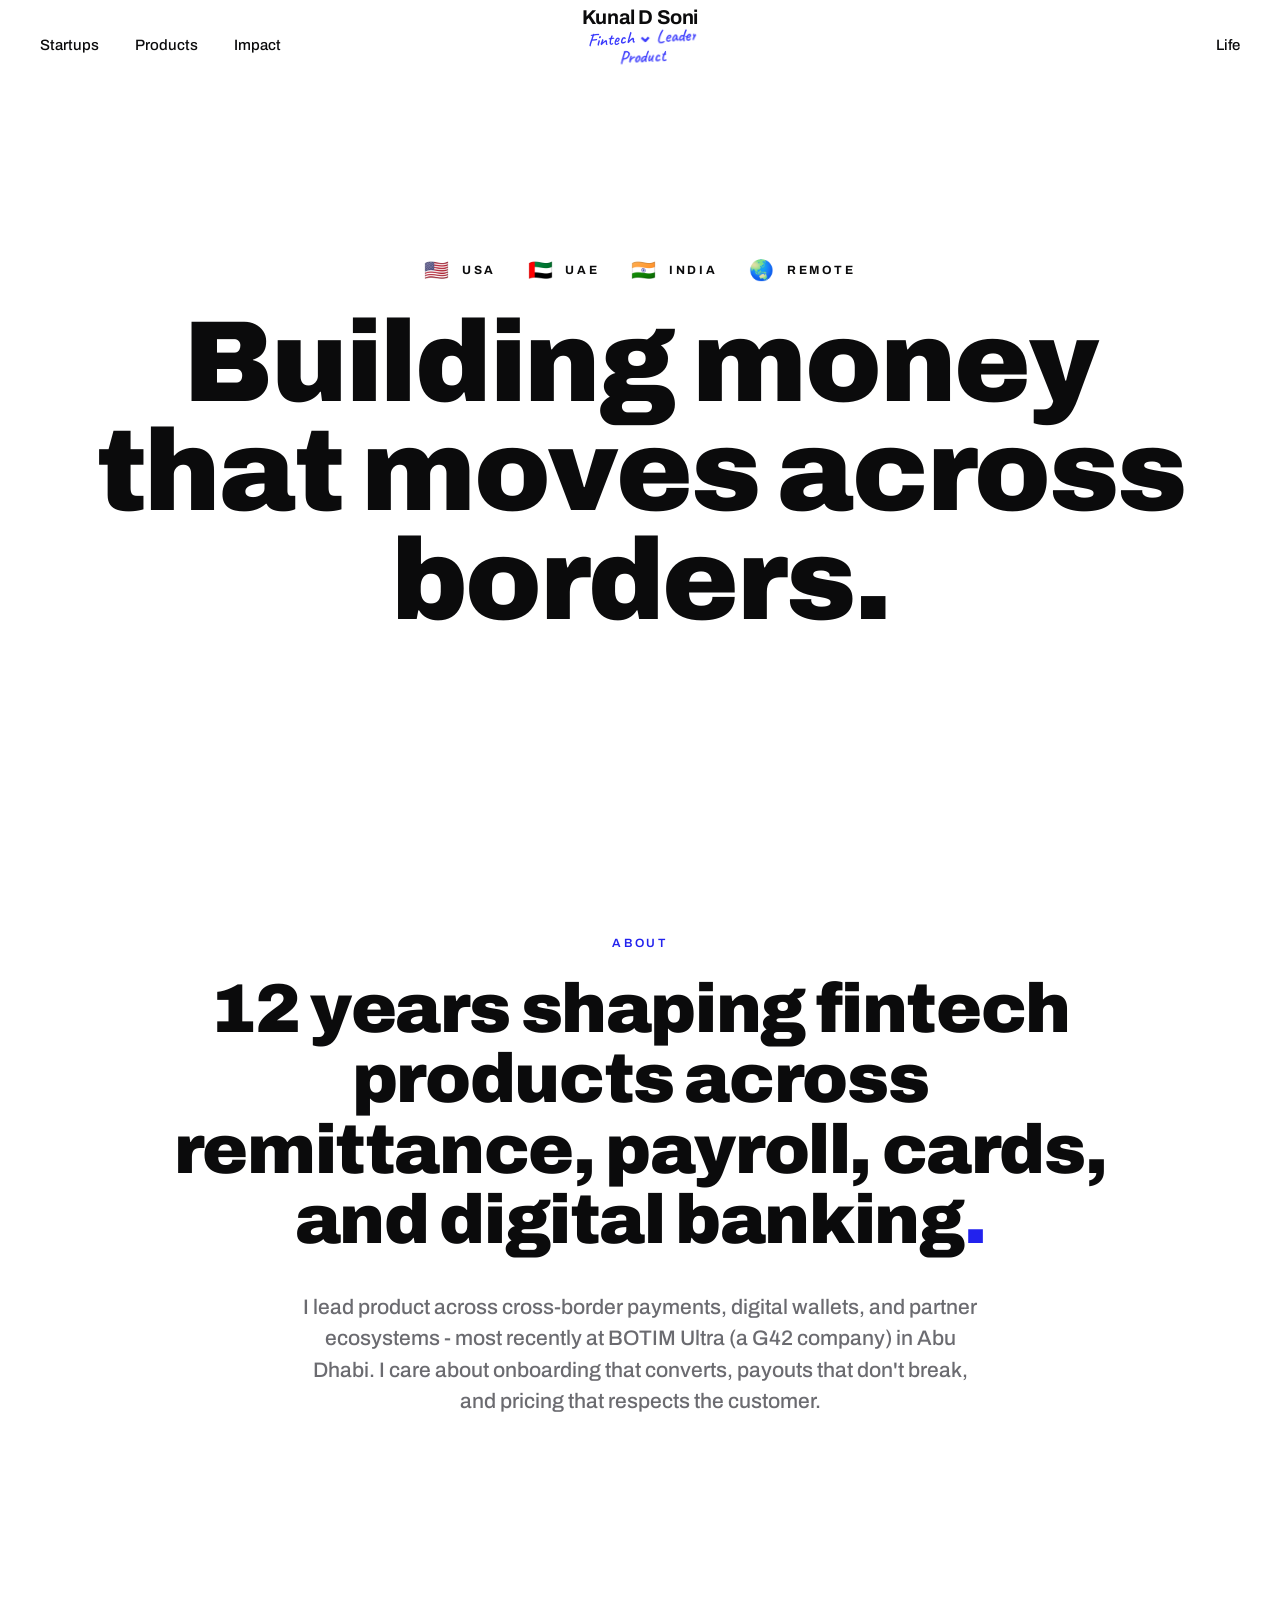
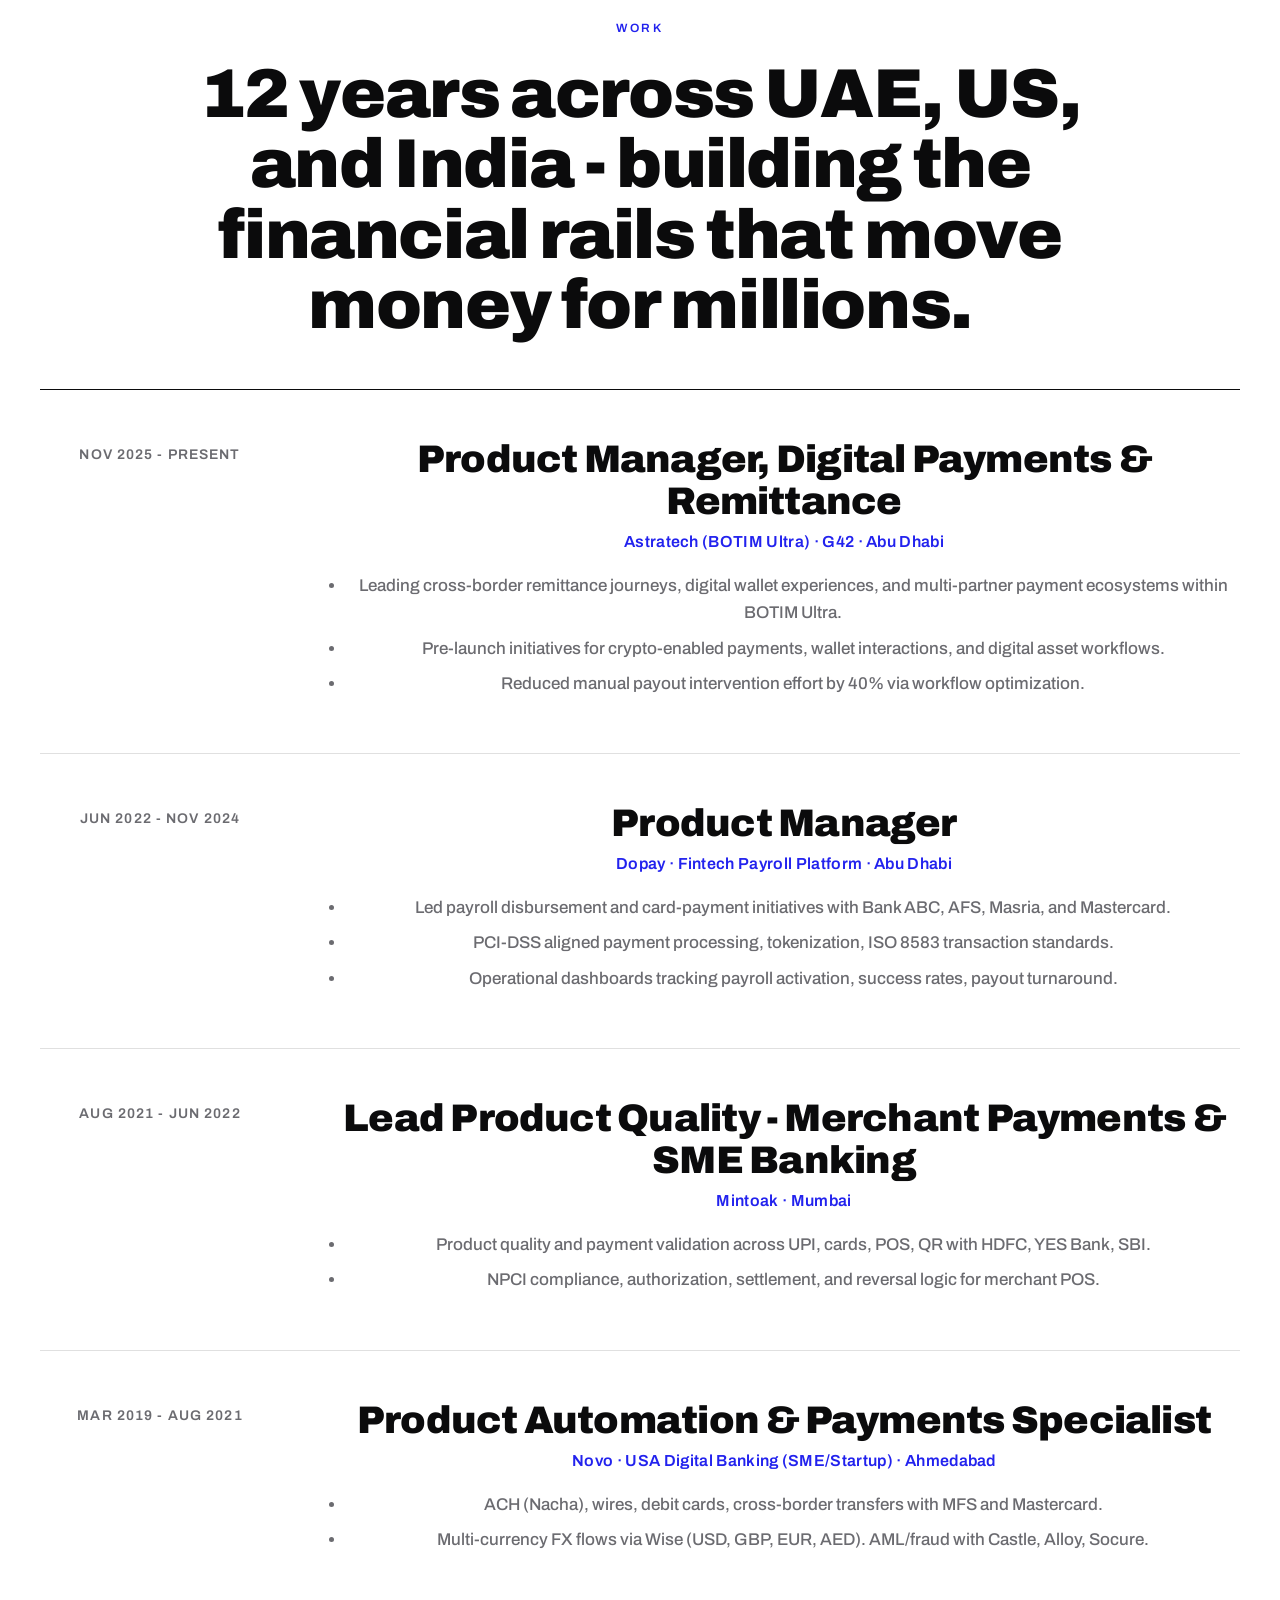
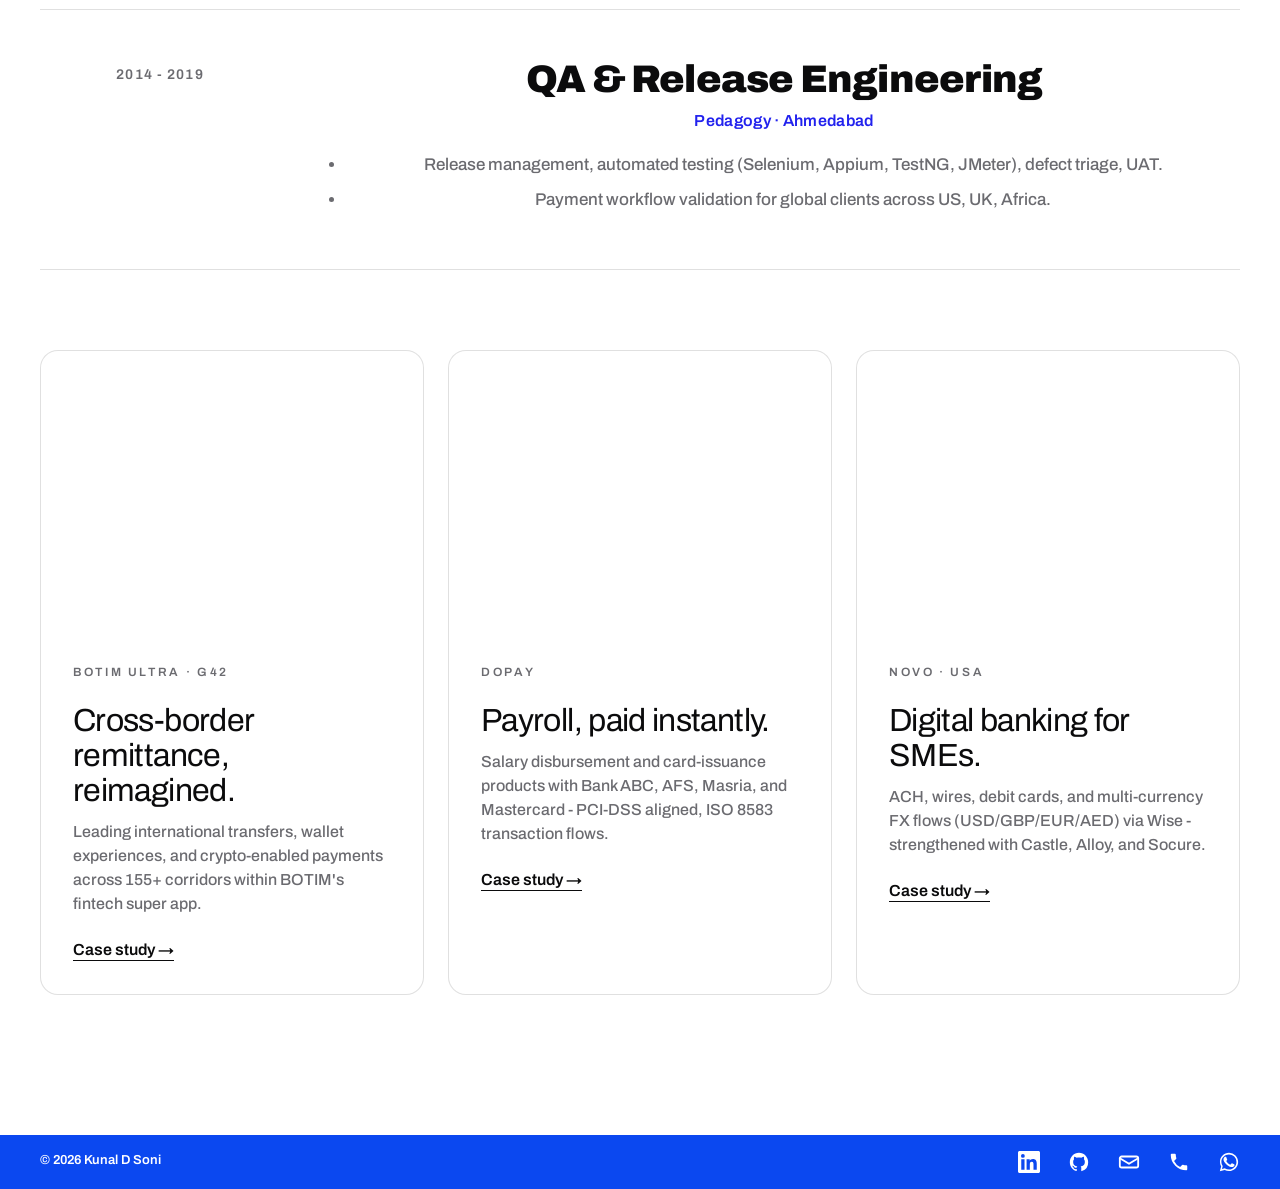
<file: index.html>
<!doctype html>
<html lang="en">
<head>
<meta charset="utf-8" />
<meta name="viewport" content="width=device-width,initial-scale=1" />
<title>Kunal D Soni - Senior Fintech Product Manager</title>
<meta name="description" content="Kunal D Soni - Senior Fintech Product Manager. 12 years building payments, remittance, cards, and digital banking products across UAE, US, and India." />
<link rel="preconnect" href="https://fonts.googleapis.com">
<link rel="preconnect" href="https://fonts.gstatic.com" crossorigin>
<link href="https://fonts.googleapis.com/css2?family=Archivo:ital,wght@0,300..900;1,300..900&family=Archivo+Narrow:wght@400..700&family=Caveat:wght@500;600;700&display=swap" rel="stylesheet">
<link rel="stylesheet" href="styles.css" />
</head>
<body>

<header class="nav nav--solid" id="nav">
  <a class="logo" href="#">
    <span>Kunal D Soni</span>
    <span class="logo__note">
      <span class="logo__note-row">
        <span class="logo__note-word logo__note-word--a">Fintech&nbsp;</span><span class="logo__note-arrow">⌄</span><span class="logo__note-word logo__note-word--b">&nbsp;Leader</span>
      </span>
      <span class="logo__note-row logo__note-row--indent">
        <span class="logo__note-word logo__note-word--c">Product</span>
      </span>
    </span>
  </a>
    <button class="nav__toggle" id="navToggle" aria-label="Menu" aria-expanded="false">
      <span></span><span></span><span></span>
    </button>
  <nav class="nav__links nav__links--left">
    <span class="has-submenu has-submenu--left">
      <a href="startups.html">Startups</a>
      <span class="submenu" role="menu">
        <a href="startups.html#botim"><span class="submenu__num">01</span><span class="submenu__word">Astratech</span></a>
        <a href="startups.html#dopay"><span class="submenu__num">02</span><span class="submenu__word">Dopay</span></a>
        <a href="startups.html#mintoak"><span class="submenu__num">03</span><span class="submenu__word">Mintoak</span></a>
        <a href="startups.html#novo"><span class="submenu__num">04</span><span class="submenu__word">Novo</span></a>
        <a href="startups.html#pedagogy"><span class="submenu__num">05</span><span class="submenu__word">Pedagogy</span></a>
      </span>
    </span>
    <span class="has-submenu has-submenu--left"><a href="products.html">Products</a><span class="submenu" role="menu"><a href="products.html#botim"><span class="submenu__num">01</span><span class="submenu__word">BOTIM</span></a><a href="products.html#dopay-retail"><span class="submenu__num">02</span><span class="submenu__word">Dopay Retail</span></a><a href="products.html#dopay-business"><span class="submenu__num">03</span><span class="submenu__word">Dopay Business</span></a><a href="products.html#hdfc"><span class="submenu__num">04</span><span class="submenu__word">HDFC</span></a><a href="products.html#novo"><span class="submenu__num">05</span><span class="submenu__word">Novo</span></a></span></span>
    <a href="impact.html">Impact</a>
  </nav>
  <nav class="nav__links nav__links--right">
    <span class="has-submenu">
      <a href="life.html">Life</a>
      <span class="submenu" role="menu">
        <a href="life.html#travel"><span class="submenu__num">01</span><span class="submenu__word">Travel</span></a>
        <a href="life.html#food"><span class="submenu__num">02</span><span class="submenu__word">Food</span></a>
        <a href="life.html#books"><span class="submenu__num">03</span><span class="submenu__word">Books</span></a>
      </span>
    </span>
  </nav>
</header>

<section class="hero hero--plain">
  <div class="hero__inner">
    <ul class="locale-row" aria-label="Locations">
      <li><span class="flag">🇺🇸</span>USA</li>
      <li><span class="flag">🇦🇪</span>UAE</li>
      <li><span class="flag">🇮🇳</span>INDIA</li>
      <li><span class="flag">🌏</span>REMOTE</li>
    </ul>
    <h1 class="hero__title">
      <span>Building money</span>
      <span><em>that moves across borders.</em></span>
    </h1>
  </div>
</section>


<section class="intro" id="work">
  <div class="intro__grid">
    <p class="eyebrow dark">About</p>
    <h2 class="display">
      12 years shaping fintech products across <em>remittance, payroll, cards,</em> and digital banking<span class="dot">.</span>
    </h2>
    <p class="lede">
      I lead product across cross-border payments, digital wallets, and partner ecosystems -
      most recently at BOTIM Ultra (a G42 company) in Abu Dhabi. I care about onboarding that
      converts, payouts that don't break, and pricing that respects the customer.
    </p>
  </div>
</section>

<section class="timeline-wrap" id="work-timeline">
  <div class="timeline-wrap__inner">
    <p class="eyebrow dark">Work</p>
    <h2 class="display">12 years across <em>UAE, US,</em> and India - building the financial rails that move money for millions.</h2>

    <div class="timeline">
      <article class="job">
        <div class="job__when">Nov 2025 - Present</div>
        <div class="job__body">
          <h3>Product Manager, Digital Payments & Remittance</h3>
          <p class="job__co">Astratech (BOTIM Ultra) · G42 · Abu Dhabi</p>
          <ul>
            <li>Leading cross-border remittance journeys, digital wallet experiences, and multi-partner payment ecosystems within BOTIM Ultra.</li>
            <li>Pre-launch initiatives for crypto-enabled payments, wallet interactions, and digital asset workflows.</li>
            <li>Reduced manual payout intervention effort by 40% via workflow optimization.</li>
          </ul>
        </div>
      </article>

      <article class="job">
        <div class="job__when">Jun 2022 - Nov 2024</div>
        <div class="job__body">
          <h3>Product Manager</h3>
          <p class="job__co">Dopay · Fintech Payroll Platform · Abu Dhabi</p>
          <ul>
            <li>Led payroll disbursement and card-payment initiatives with Bank ABC, AFS, Masria, and Mastercard.</li>
            <li>PCI-DSS aligned payment processing, tokenization, ISO 8583 transaction standards.</li>
            <li>Operational dashboards tracking payroll activation, success rates, payout turnaround.</li>
          </ul>
        </div>
      </article>

      <article class="job">
        <div class="job__when">Aug 2021 - Jun 2022</div>
        <div class="job__body">
          <h3>Lead Product Quality - Merchant Payments & SME Banking</h3>
          <p class="job__co">Mintoak · Mumbai</p>
          <ul>
            <li>Product quality and payment validation across UPI, cards, POS, QR with HDFC, YES Bank, SBI.</li>
            <li>NPCI compliance, authorization, settlement, and reversal logic for merchant POS.</li>
          </ul>
        </div>
      </article>

      <article class="job">
        <div class="job__when">Mar 2019 - Aug 2021</div>
        <div class="job__body">
          <h3>Product Automation & Payments Specialist</h3>
          <p class="job__co">Novo · USA Digital Banking (SME/Startup) · Ahmedabad</p>
          <ul>
            <li>ACH (Nacha), wires, debit cards, cross-border transfers with MFS and Mastercard.</li>
            <li>Multi-currency FX flows via Wise (USD, GBP, EUR, AED). AML/fraud with Castle, Alloy, Socure.</li>
          </ul>
        </div>
      </article>

      <article class="job">
        <div class="job__when">2014 - 2019</div>
        <div class="job__body">
          <h3>QA & Release Engineering</h3>
          <p class="job__co">Pedagogy · Ahmedabad</p>
          <ul>
            <li>Release management, automated testing (Selenium, Appium, TestNG, JMeter), defect triage, UAT.</li>
            <li>Payment workflow validation for global clients across US, UK, Africa.</li>
          </ul>
        </div>
      </article>
    </div>
  </div>
</section>

<section class="cards" id="projects">
  <article class="card">
    <div class="card__media" style="background-image:url('https://images.unsplash.com/photo-1556742502-ec7c0e9f34b1?auto=format&fit=crop&w=1400&q=80')"></div>
    <div class="card__body">
      <p class="tag">BOTIM Ultra · G42</p>
      <h3>Cross-border remittance, reimagined.</h3>
      <p>Leading international transfers, wallet experiences, and crypto-enabled payments across 155+ corridors within BOTIM's fintech super app.</p>
      <a class="arrow" href="#">Case study →</a>
    </div>
  </article>
  <article class="card">
    <div class="card__media" style="background-image:url('https://images.unsplash.com/photo-1565514020179-026b92b84bb6?auto=format&fit=crop&w=1400&q=80')"></div>
    <div class="card__body">
      <p class="tag">Dopay</p>
      <h3>Payroll, paid instantly.</h3>
      <p>Salary disbursement and card-issuance products with Bank ABC, AFS, Masria, and Mastercard - PCI-DSS aligned, ISO 8583 transaction flows.</p>
      <a class="arrow" href="#">Case study →</a>
    </div>
  </article>
  <article class="card">
    <div class="card__media" style="background-image:url('https://images.unsplash.com/photo-1559526324-4b87b5e36e44?auto=format&fit=crop&w=1400&q=80')"></div>
    <div class="card__body">
      <p class="tag">Novo · USA</p>
      <h3>Digital banking for SMEs.</h3>
      <p>ACH, wires, debit cards, and multi-currency FX flows (USD/GBP/EUR/AED) via Wise - strengthened with Castle, Alloy, and Socure.</p>
      <a class="arrow" href="#">Case study →</a>
    </div>
  </article>
</section>


<footer class="foot">
  <div class="foot__bottom">
    <span class="foot__copy">© 2026 Kunal D Soni</span>
    <span class="foot__bottom-links">
      <a href="https://www.linkedin.com/in/kunaldsoni/" target="_blank" rel="noopener" aria-label="LinkedIn">
        <svg viewBox="0 0 24 24" fill="#fff"><path d="M20.45 20.45h-3.55v-5.57c0-1.33-.03-3.04-1.85-3.04-1.86 0-2.14 1.45-2.14 2.95v5.66H9.36V9h3.41v1.56h.05c.48-.9 1.64-1.85 3.37-1.85 3.6 0 4.27 2.37 4.27 5.45v6.29zM5.34 7.43a2.06 2.06 0 1 1 0-4.13 2.06 2.06 0 0 1 0 4.13zM7.12 20.45H3.56V9h3.56v11.45zM22.22 0H1.77C.79 0 0 .77 0 1.72v20.56C0 23.23.79 24 1.77 24h20.45c.98 0 1.78-.77 1.78-1.72V1.72C24 .77 23.2 0 22.22 0z"/></svg>
      </a>
      <a href="https://github.com/kunaldsoni" target="_blank" rel="noopener" aria-label="GitHub">
        <svg viewBox="0 0 24 24" fill="#fff"><path d="M12 2C6.48 2 2 6.58 2 12.22c0 4.51 2.87 8.34 6.84 9.69.5.1.68-.22.68-.49 0-.24-.01-.88-.01-1.72-2.78.62-3.37-1.36-3.37-1.36-.46-1.18-1.11-1.5-1.11-1.5-.91-.63.07-.62.07-.62 1 .07 1.53 1.05 1.53 1.05.89 1.56 2.34 1.11 2.91.85.09-.66.35-1.11.63-1.36-2.22-.26-4.55-1.13-4.55-5.04 0-1.11.39-2.02 1.03-2.74-.1-.26-.45-1.3.1-2.7 0 0 .84-.27 2.75 1.05.8-.23 1.65-.34 2.5-.34s1.7.11 2.5.34c1.91-1.32 2.75-1.05 2.75-1.05.55 1.4.2 2.44.1 2.7.64.72 1.03 1.63 1.03 2.74 0 3.92-2.34 4.78-4.57 5.03.36.32.68.94.68 1.9 0 1.37-.01 2.48-.01 2.81 0 .27.18.6.69.49A10.05 10.05 0 0 0 22 12.22C22 6.58 17.52 2 12 2Z"/></svg>
      </a>
      <a href="mailto:soni.kunal.dilip@gmail.com" aria-label="Email">
        <svg viewBox="0 0 24 24" xmlns="http://www.w3.org/2000/svg"><path fill="none" stroke="#fff" stroke-width="2" stroke-linecap="round" stroke-linejoin="round" d="M4 6h16c1.1 0 2 .9 2 2v8c0 1.1-.9 2-2 2H4c-1.1 0-2-.9-2-2V8c0-1.1.9-2 2-2z"/><path fill="none" stroke="#fff" stroke-width="2" stroke-linecap="round" stroke-linejoin="round" d="M22 8l-10 6L2 8"/></svg>
      </a>
      <a href="tel:+971529397033" aria-label="Phone">
        <svg viewBox="0 0 24 24" fill="#fff"><path d="M6.6 10.8a15 15 0 0 0 6.6 6.6l2.2-2.2a1 1 0 0 1 1-.25 11.4 11.4 0 0 0 3.6.57 1 1 0 0 1 1 1V20a1 1 0 0 1-1 1A17 17 0 0 1 3 4a1 1 0 0 1 1-1h3.5a1 1 0 0 1 1 1c0 1.25.2 2.46.57 3.6a1 1 0 0 1-.25 1l-2.22 2.2z"/></svg>
      </a>
      <a href="https://wa.me/971529397033" target="_blank" rel="noopener" aria-label="WhatsApp">
        <svg viewBox="0 0 24 24" fill="#fff"><path d="M17.47 14.38c-.3-.15-1.76-.87-2.03-.97-.27-.1-.47-.15-.67.15-.2.3-.77.97-.94 1.17-.17.2-.35.22-.65.07-.3-.15-1.26-.46-2.4-1.48-.89-.79-1.49-1.77-1.66-2.07-.17-.3-.02-.46.13-.61.13-.13.3-.35.45-.52.15-.17.2-.3.3-.5.1-.2.05-.37-.02-.52-.07-.15-.67-1.62-.92-2.22-.24-.58-.49-.5-.67-.51l-.57-.01c-.2 0-.52.07-.79.37-.27.3-1.04 1.02-1.04 2.48 0 1.46 1.06 2.88 1.21 3.08.15.2 2.09 3.2 5.07 4.49.71.31 1.26.49 1.69.63.71.22 1.36.19 1.87.12.57-.08 1.76-.72 2.01-1.41.25-.7.25-1.29.17-1.41-.07-.13-.27-.2-.57-.35ZM12.04 2C6.58 2 2.13 6.45 2.13 11.91c0 1.75.46 3.45 1.32 4.95L2 22l5.25-1.38a9.86 9.86 0 0 0 4.79 1.22h.01c5.46 0 9.91-4.45 9.91-9.91 0-2.65-1.03-5.14-2.9-7.01A9.84 9.84 0 0 0 12.04 2Zm0 18.13h-.01c-1.5 0-2.97-.4-4.25-1.16l-.31-.18-3.16.83.84-3.08-.2-.32a8.21 8.21 0 0 1-1.26-4.31c0-4.53 3.69-8.22 8.23-8.22 2.2 0 4.26.86 5.81 2.41a8.16 8.16 0 0 1 2.41 5.81c0 4.53-3.69 8.22-8.1 8.22Z"/></svg>
      </a>
    </span>
  </div>
</footer>

<script src="script.js"></script>
</body>
</html>
</file>
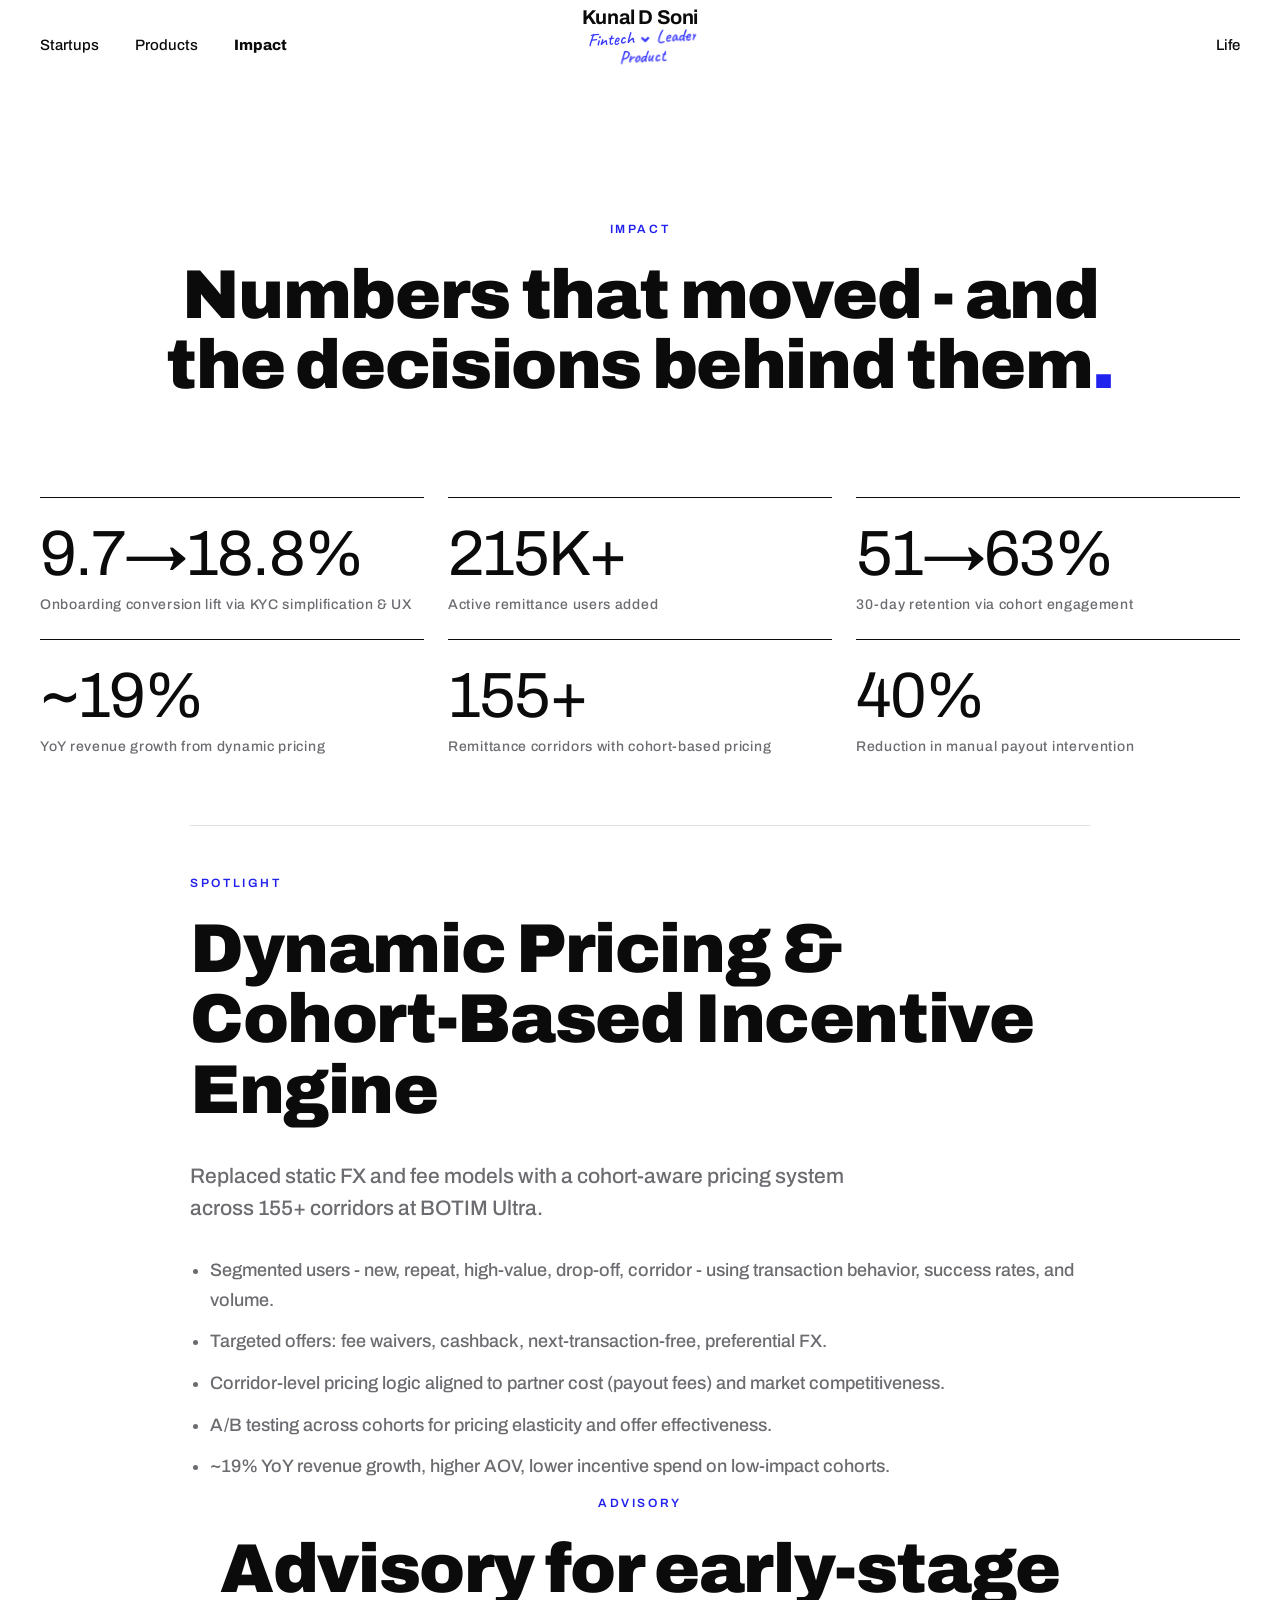
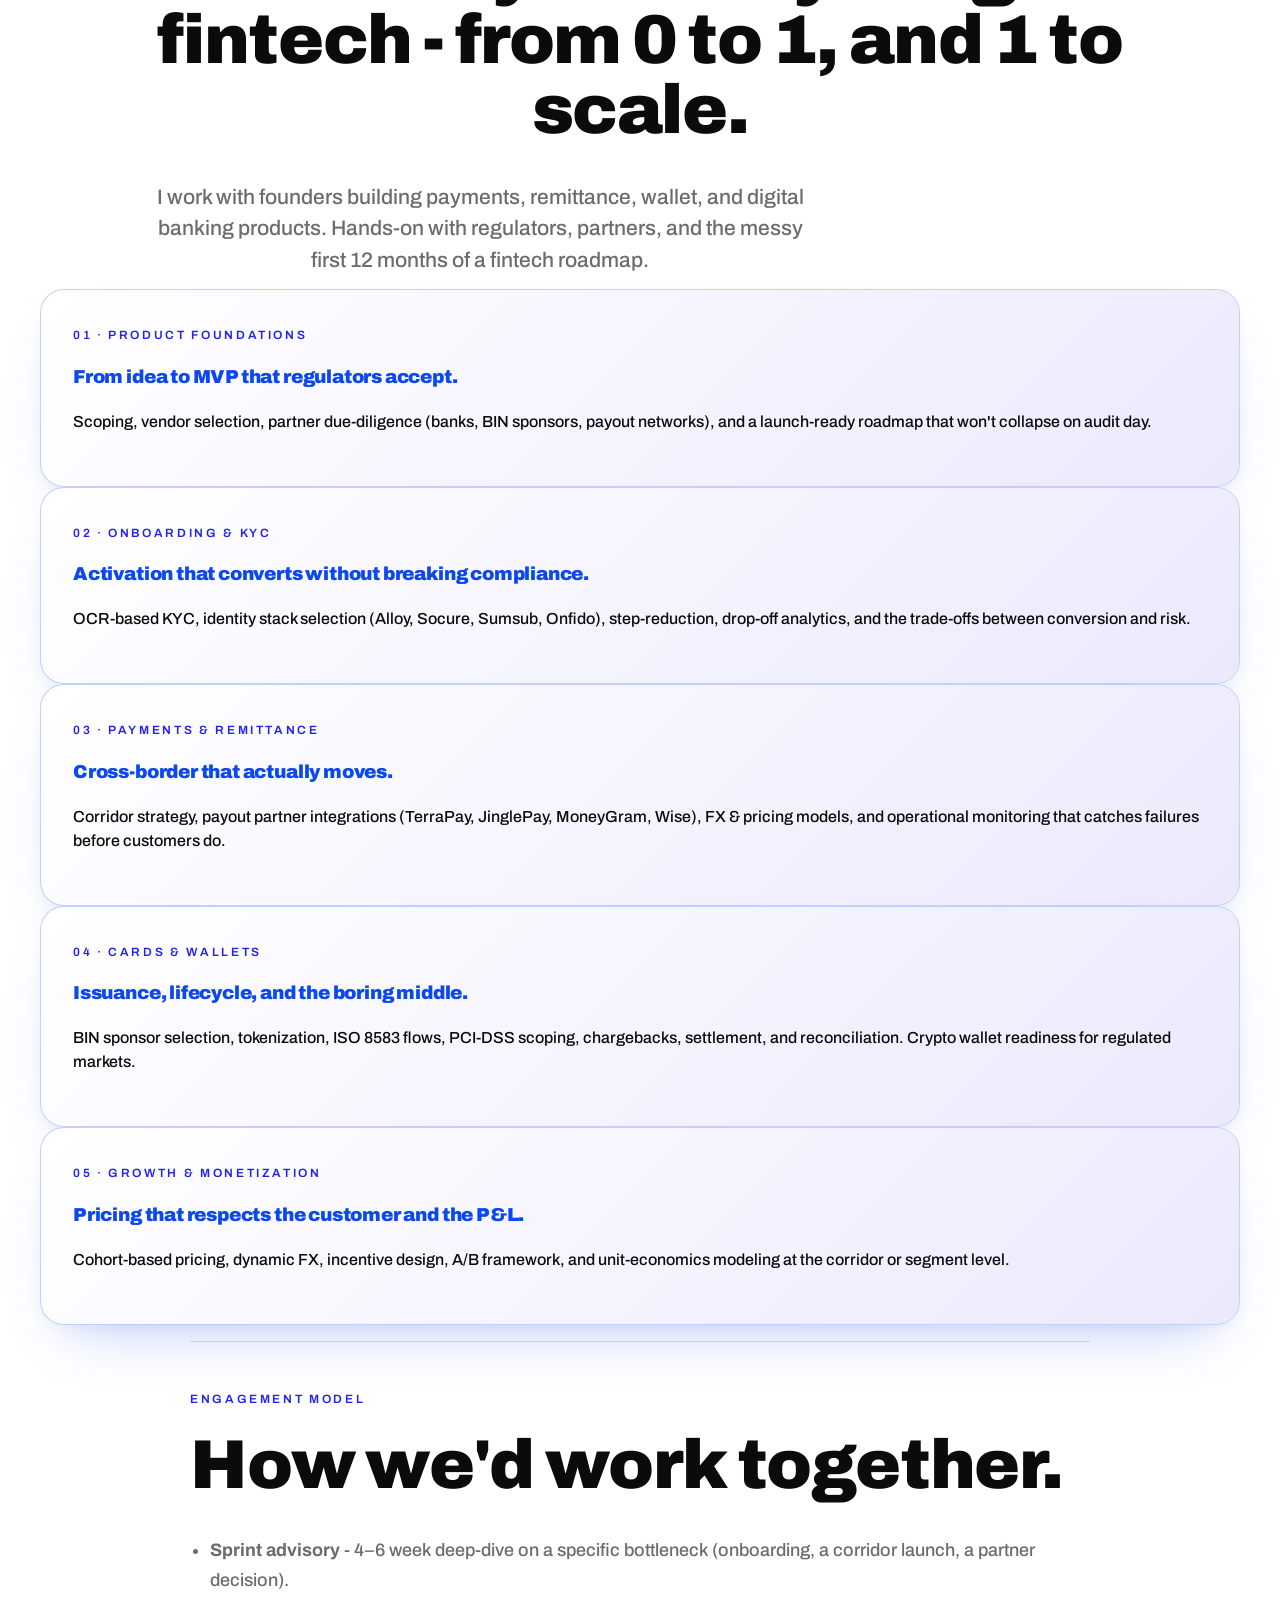
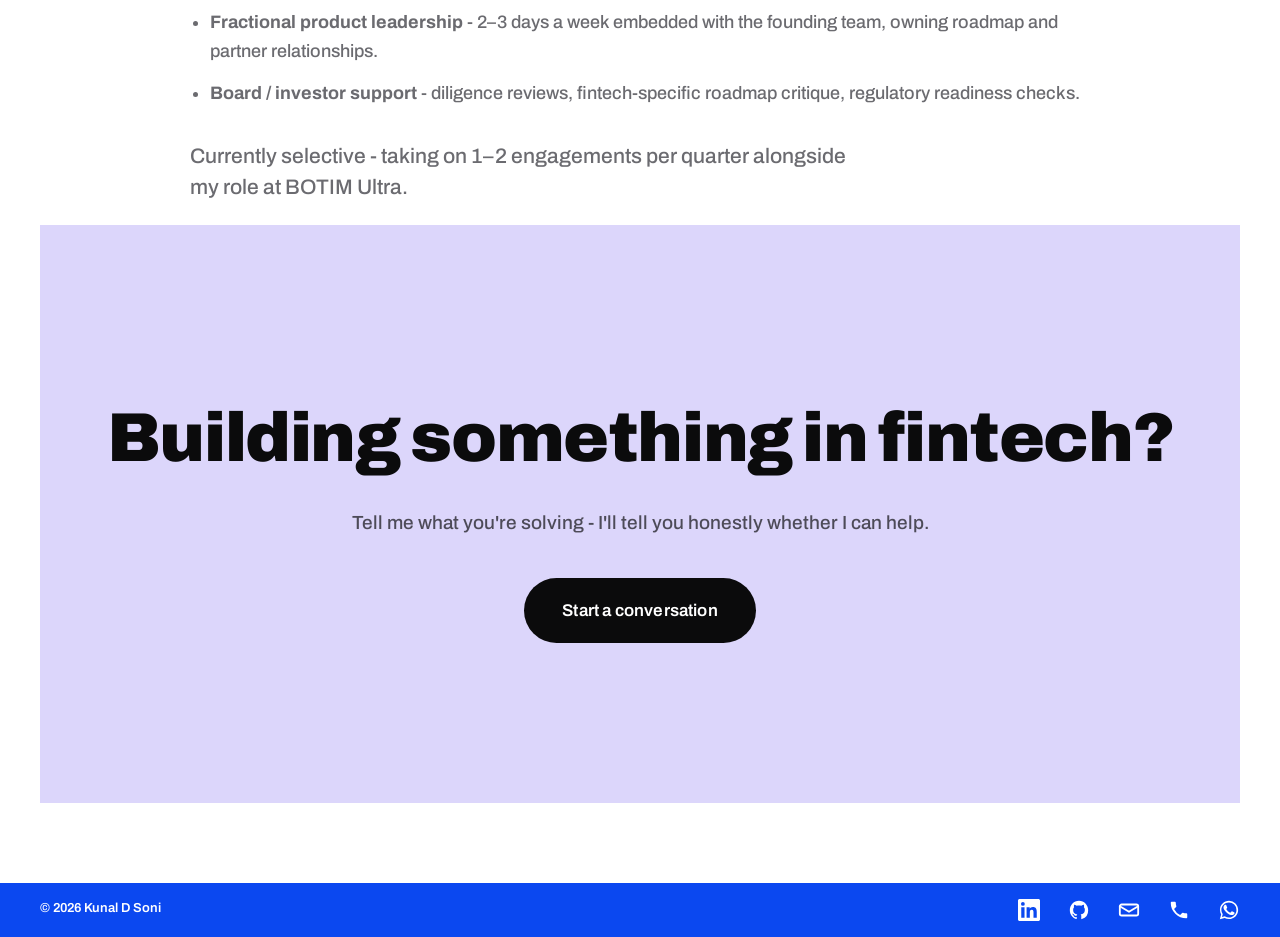
<file: impact.html>
<!doctype html>
<html lang="en">
<head>
<meta charset="utf-8" />
<meta name="viewport" content="width=device-width,initial-scale=1" />
<title>Impact - Kunal D Soni</title>
<link rel="preconnect" href="https://fonts.googleapis.com">
<link rel="preconnect" href="https://fonts.gstatic.com" crossorigin>
<link href="https://fonts.googleapis.com/css2?family=Archivo:ital,wght@0,300..900;1,300..900&family=Caveat:wght@500;600;700&display=swap" rel="stylesheet">
<link rel="stylesheet" href="styles.css" />
</head>
<body class="page">

<header class="nav nav--solid" id="nav">
  <a class="logo" href="index.html">
    <span>Kunal D Soni</span>
    <span class="logo__note">
      <span class="logo__note-row">
        <span class="logo__note-word logo__note-word--a">Fintech&nbsp;</span><span class="logo__note-arrow">⌄</span><span class="logo__note-word logo__note-word--b">&nbsp;Leader</span>
      </span>
      <span class="logo__note-row logo__note-row--indent">
        <span class="logo__note-word logo__note-word--c">Product</span>
      </span>
    </span>
  </a>
    <button class="nav__toggle" id="navToggle" aria-label="Menu" aria-expanded="false">
      <span></span><span></span><span></span>
    </button>
  <nav class="nav__links nav__links--left">
    <span class="has-submenu has-submenu--left">
      <a href="startups.html">Startups</a>
      <span class="submenu" role="menu">
        <a href="startups.html#botim"><span class="submenu__num">01</span><span class="submenu__word">Astratech</span></a>
        <a href="startups.html#dopay"><span class="submenu__num">02</span><span class="submenu__word">Dopay</span></a>
        <a href="startups.html#mintoak"><span class="submenu__num">03</span><span class="submenu__word">Mintoak</span></a>
        <a href="startups.html#novo"><span class="submenu__num">04</span><span class="submenu__word">Novo</span></a>
        <a href="startups.html#pedagogy"><span class="submenu__num">05</span><span class="submenu__word">Pedagogy</span></a>
      </span>
    </span>
    <span class="has-submenu has-submenu--left"><a href="products.html">Products</a><span class="submenu" role="menu"><a href="products.html#botim"><span class="submenu__num">01</span><span class="submenu__word">BOTIM</span></a><a href="products.html#dopay-retail"><span class="submenu__num">02</span><span class="submenu__word">Dopay Retail</span></a><a href="products.html#dopay-business"><span class="submenu__num">03</span><span class="submenu__word">Dopay Business</span></a><a href="products.html#hdfc"><span class="submenu__num">04</span><span class="submenu__word">HDFC</span></a><a href="products.html#novo"><span class="submenu__num">05</span><span class="submenu__word">Novo</span></a></span></span>
    <a href="impact.html" class="active">Impact</a>
  </nav>
  <nav class="nav__links nav__links--right">
    <span class="has-submenu">
      <a href="life.html">Life</a>
      <span class="submenu" role="menu">
        <a href="life.html#travel"><span class="submenu__num">01</span><span class="submenu__word">Travel</span></a>
        <a href="life.html#food"><span class="submenu__num">02</span><span class="submenu__word">Food</span></a>
        <a href="life.html#books"><span class="submenu__num">03</span><span class="submenu__word">Books</span></a>
      </span>
    </span>
  </nav>
</header>

<main class="page__main">
  <section class="page__head">
    <p class="eyebrow dark">Impact</p>
    <h1 class="display">Numbers that moved - and the decisions behind them<span class="dot">.</span></h1>
  </section>

  <section class="stats stats--page">
    <div class="stat"><span class="num">9.7→18.8%</span><span class="lbl">Onboarding conversion lift via KYC simplification & UX</span></div>
    <div class="stat"><span class="num">215K+</span><span class="lbl">Active remittance users added</span></div>
    <div class="stat"><span class="num">51→63%</span><span class="lbl">30-day retention via cohort engagement</span></div>
    <div class="stat"><span class="num">~19%</span><span class="lbl">YoY revenue growth from dynamic pricing</span></div>
    <div class="stat"><span class="num">155+</span><span class="lbl">Remittance corridors with cohort-based pricing</span></div>
    <div class="stat"><span class="num">40%</span><span class="lbl">Reduction in manual payout intervention</span></div>
  </section>

  <section class="impact-story">
    <p class="eyebrow dark">Spotlight</p>
    <h2 class="display">Dynamic Pricing & Cohort-Based Incentive Engine</h2>
    <p class="lede">Replaced static FX and fee models with a cohort-aware pricing system across 155+ corridors at BOTIM Ultra.</p>
    <ul class="bullets">
      <li>Segmented users - new, repeat, high-value, drop-off, corridor - using transaction behavior, success rates, and volume.</li>
      <li>Targeted offers: fee waivers, cashback, next-transaction-free, preferential FX.</li>
      <li>Corridor-level pricing logic aligned to partner cost (payout fees) and market competitiveness.</li>
      <li>A/B testing across cohorts for pricing elasticity and offer effectiveness.</li>
      <li>~19% YoY revenue growth, higher AOV, lower incentive spend on low-impact cohorts.</li>
    </ul>
  </section>

  <section class="page__head">
    <p class="eyebrow dark">Advisory</p>
    <h2 class="display">Advisory for early-stage fintech - from <em>0 to 1,</em> and 1 to scale.</h2>
    <p class="lede">I work with founders building payments, remittance, wallet, and digital banking products. Hands-on with regulators, partners, and the messy first 12 months of a fintech roadmap.</p>
  </section>

  <section class="services">
    <article class="svc">
      <p class="tag">01 · Product Foundations</p>
      <h3>From idea to MVP that regulators accept.</h3>
      <p>Scoping, vendor selection, partner due-diligence (banks, BIN sponsors, payout networks), and a launch-ready roadmap that won't collapse on audit day.</p>
    </article>
    <article class="svc">
      <p class="tag">02 · Onboarding & KYC</p>
      <h3>Activation that converts without breaking compliance.</h3>
      <p>OCR-based KYC, identity stack selection (Alloy, Socure, Sumsub, Onfido), step-reduction, drop-off analytics, and the trade-offs between conversion and risk.</p>
    </article>
    <article class="svc">
      <p class="tag">03 · Payments & Remittance</p>
      <h3>Cross-border that actually moves.</h3>
      <p>Corridor strategy, payout partner integrations (TerraPay, JinglePay, MoneyGram, Wise), FX & pricing models, and operational monitoring that catches failures before customers do.</p>
    </article>
    <article class="svc">
      <p class="tag">04 · Cards & Wallets</p>
      <h3>Issuance, lifecycle, and the boring middle.</h3>
      <p>BIN sponsor selection, tokenization, ISO 8583 flows, PCI-DSS scoping, chargebacks, settlement, and reconciliation. Crypto wallet readiness for regulated markets.</p>
    </article>
    <article class="svc">
      <p class="tag">05 · Growth & Monetization</p>
      <h3>Pricing that respects the customer and the P&L.</h3>
      <p>Cohort-based pricing, dynamic FX, incentive design, A/B framework, and unit-economics modeling at the corridor or segment level.</p>
    </article>
  </section>

  <section class="impact-story">
    <p class="eyebrow dark">Engagement model</p>
    <h2 class="display">How we'd work together.</h2>
    <ul class="bullets">
      <li><strong>Sprint advisory</strong> - 4–6 week deep-dive on a specific bottleneck (onboarding, a corridor launch, a partner decision).</li>
      <li><strong>Fractional product leadership</strong> - 2–3 days a week embedded with the founding team, owning roadmap and partner relationships.</li>
      <li><strong>Board / investor support</strong> - diligence reviews, fintech-specific roadmap critique, regulatory readiness checks.</li>
    </ul>
    <p class="lede" style="margin-top:32px">Currently selective - taking on 1–2 engagements per quarter alongside my role at BOTIM Ultra.</p>
  </section>

  <section class="cta cta--page">
    <h2 class="display light">Building something in fintech?</h2>
    <p>Tell me what you're solving - I'll tell you honestly whether I can help.</p>
    <a class="btn btn--solid lg" href="mailto:soni.kunal.dilip@gmail.com?subject=Startup%20advisory%20enquiry">Start a conversation</a>
  </section>
</main>

<footer class="foot">
  <div class="foot__bottom">
    <span class="foot__copy">© 2026 Kunal D Soni</span>
    <span class="foot__bottom-links">
      <a href="https://www.linkedin.com/in/kunaldsoni/" target="_blank" rel="noopener" aria-label="LinkedIn">
        <svg viewBox="0 0 24 24" fill="#fff"><path d="M20.45 20.45h-3.55v-5.57c0-1.33-.03-3.04-1.85-3.04-1.86 0-2.14 1.45-2.14 2.95v5.66H9.36V9h3.41v1.56h.05c.48-.9 1.64-1.85 3.37-1.85 3.6 0 4.27 2.37 4.27 5.45v6.29zM5.34 7.43a2.06 2.06 0 1 1 0-4.13 2.06 2.06 0 0 1 0 4.13zM7.12 20.45H3.56V9h3.56v11.45zM22.22 0H1.77C.79 0 0 .77 0 1.72v20.56C0 23.23.79 24 1.77 24h20.45c.98 0 1.78-.77 1.78-1.72V1.72C24 .77 23.2 0 22.22 0z"/></svg>
      </a>
      <a href="https://github.com/kunaldsoni" target="_blank" rel="noopener" aria-label="GitHub">
        <svg viewBox="0 0 24 24" fill="#fff"><path d="M12 2C6.48 2 2 6.58 2 12.22c0 4.51 2.87 8.34 6.84 9.69.5.1.68-.22.68-.49 0-.24-.01-.88-.01-1.72-2.78.62-3.37-1.36-3.37-1.36-.46-1.18-1.11-1.5-1.11-1.5-.91-.63.07-.62.07-.62 1 .07 1.53 1.05 1.53 1.05.89 1.56 2.34 1.11 2.91.85.09-.66.35-1.11.63-1.36-2.22-.26-4.55-1.13-4.55-5.04 0-1.11.39-2.02 1.03-2.74-.1-.26-.45-1.3.1-2.7 0 0 .84-.27 2.75 1.05.8-.23 1.65-.34 2.5-.34s1.7.11 2.5.34c1.91-1.32 2.75-1.05 2.75-1.05.55 1.4.2 2.44.1 2.7.64.72 1.03 1.63 1.03 2.74 0 3.92-2.34 4.78-4.57 5.03.36.32.68.94.68 1.9 0 1.37-.01 2.48-.01 2.81 0 .27.18.6.69.49A10.05 10.05 0 0 0 22 12.22C22 6.58 17.52 2 12 2Z"/></svg>
      </a>
      <a href="mailto:soni.kunal.dilip@gmail.com" aria-label="Email">
        <svg viewBox="0 0 24 24" xmlns="http://www.w3.org/2000/svg"><path fill="none" stroke="#fff" stroke-width="2" stroke-linecap="round" stroke-linejoin="round" d="M4 6h16c1.1 0 2 .9 2 2v8c0 1.1-.9 2-2 2H4c-1.1 0-2-.9-2-2V8c0-1.1.9-2 2-2z"/><path fill="none" stroke="#fff" stroke-width="2" stroke-linecap="round" stroke-linejoin="round" d="M22 8l-10 6L2 8"/></svg>
      </a>
      <a href="tel:+971529397033" aria-label="Phone">
        <svg viewBox="0 0 24 24" fill="#fff"><path d="M6.6 10.8a15 15 0 0 0 6.6 6.6l2.2-2.2a1 1 0 0 1 1-.25 11.4 11.4 0 0 0 3.6.57 1 1 0 0 1 1 1V20a1 1 0 0 1-1 1A17 17 0 0 1 3 4a1 1 0 0 1 1-1h3.5a1 1 0 0 1 1 1c0 1.25.2 2.46.57 3.6a1 1 0 0 1-.25 1l-2.22 2.2z"/></svg>
      </a>
      <a href="https://wa.me/971529397033" target="_blank" rel="noopener" aria-label="WhatsApp">
        <svg viewBox="0 0 24 24" fill="#fff"><path d="M17.47 14.38c-.3-.15-1.76-.87-2.03-.97-.27-.1-.47-.15-.67.15-.2.3-.77.97-.94 1.17-.17.2-.35.22-.65.07-.3-.15-1.26-.46-2.4-1.48-.89-.79-1.49-1.77-1.66-2.07-.17-.3-.02-.46.13-.61.13-.13.3-.35.45-.52.15-.17.2-.3.3-.5.1-.2.05-.37-.02-.52-.07-.15-.67-1.62-.92-2.22-.24-.58-.49-.5-.67-.51l-.57-.01c-.2 0-.52.07-.79.37-.27.3-1.04 1.02-1.04 2.48 0 1.46 1.06 2.88 1.21 3.08.15.2 2.09 3.2 5.07 4.49.71.31 1.26.49 1.69.63.71.22 1.36.19 1.87.12.57-.08 1.76-.72 2.01-1.41.25-.7.25-1.29.17-1.41-.07-.13-.27-.2-.57-.35ZM12.04 2C6.58 2 2.13 6.45 2.13 11.91c0 1.75.46 3.45 1.32 4.95L2 22l5.25-1.38a9.86 9.86 0 0 0 4.79 1.22h.01c5.46 0 9.91-4.45 9.91-9.91 0-2.65-1.03-5.14-2.9-7.01A9.84 9.84 0 0 0 12.04 2Zm0 18.13h-.01c-1.5 0-2.97-.4-4.25-1.16l-.31-.18-3.16.83.84-3.08-.2-.32a8.21 8.21 0 0 1-1.26-4.31c0-4.53 3.69-8.22 8.23-8.22 2.2 0 4.26.86 5.81 2.41a8.16 8.16 0 0 1 2.41 5.81c0 4.53-3.69 8.22-8.1 8.22Z"/></svg>
      </a>
    </span>
  </div>
</footer>

<script src="script.js"></script>
</body>
</html>
</file>
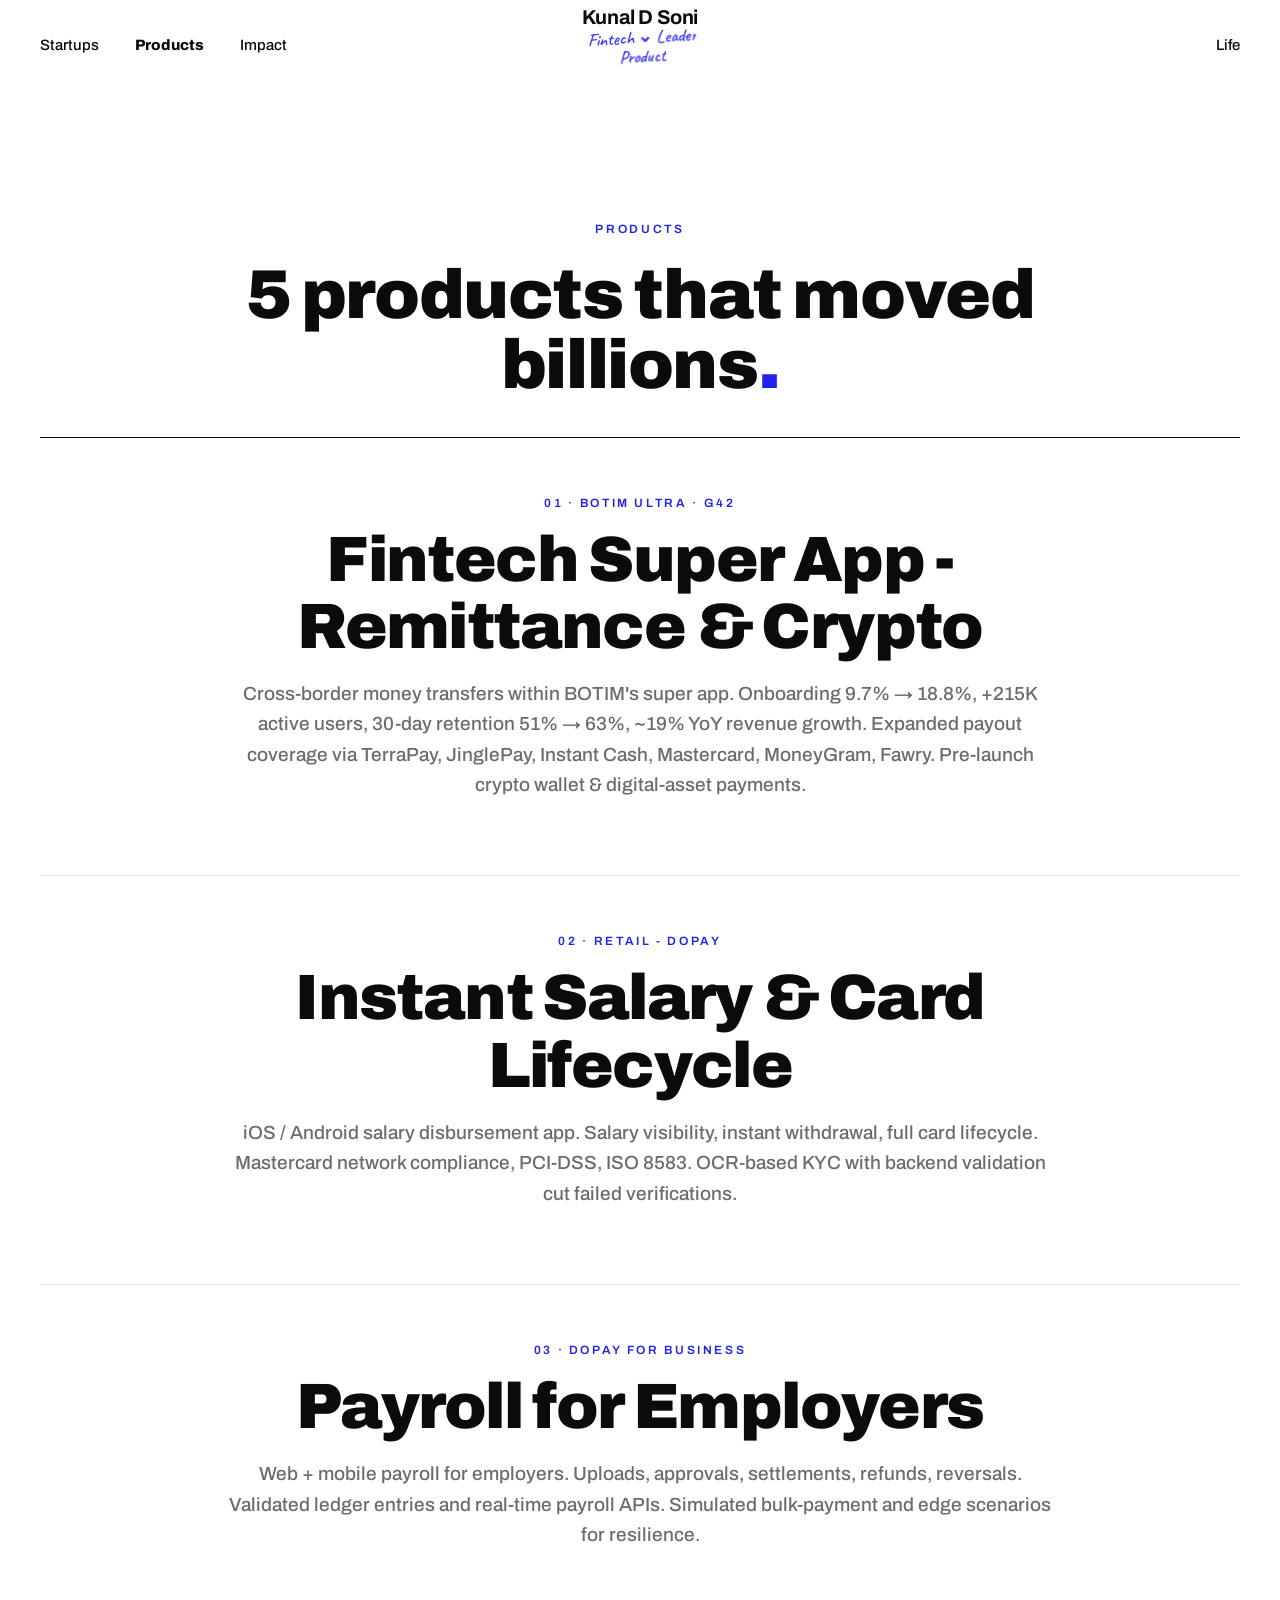
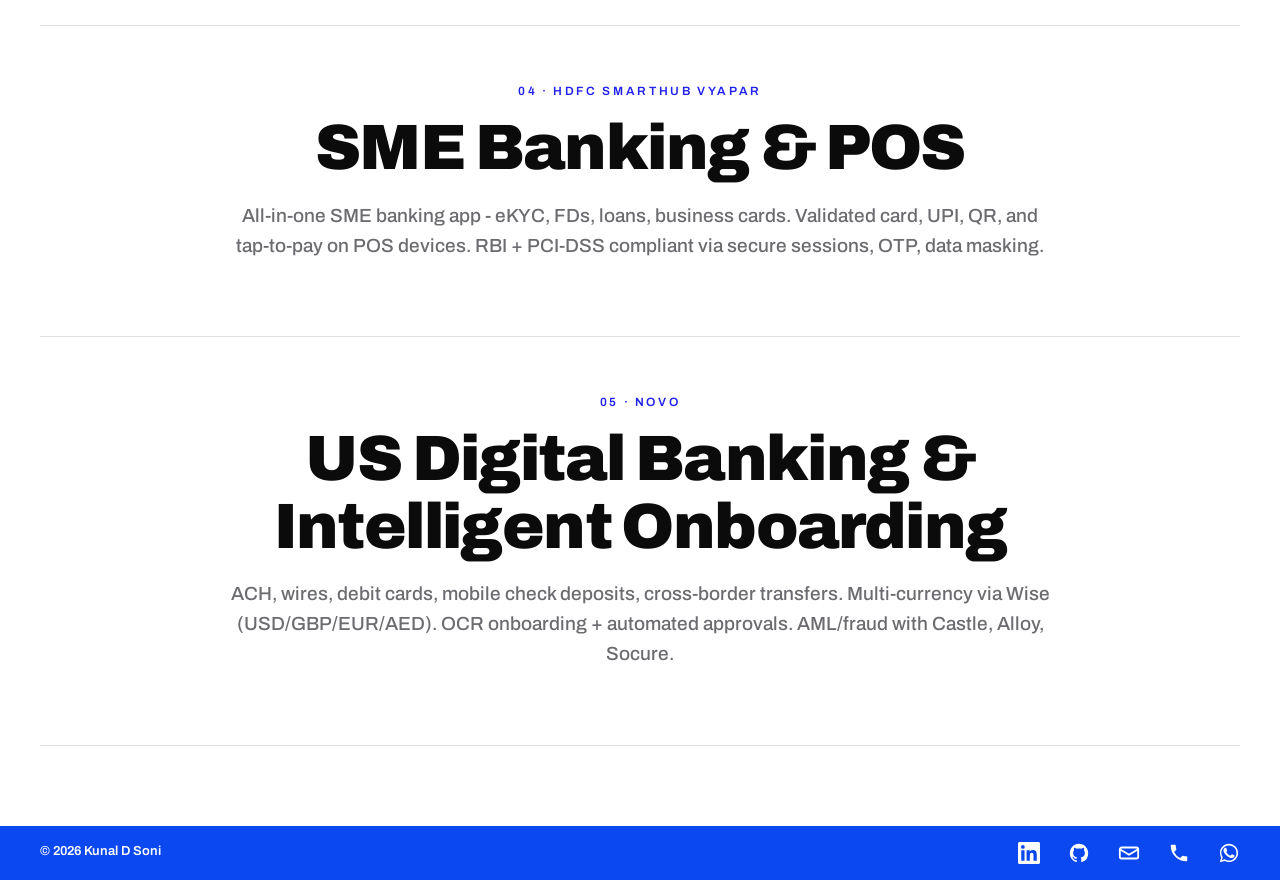
<file: products.html>
<!doctype html>
<html lang="en">
<head>
<meta charset="utf-8" />
<meta name="viewport" content="width=device-width,initial-scale=1" />
<title>Products - Kunal D Soni</title>
<link rel="preconnect" href="https://fonts.googleapis.com">
<link rel="preconnect" href="https://fonts.gstatic.com" crossorigin>
<link href="https://fonts.googleapis.com/css2?family=Archivo:ital,wght@0,300..900;1,300..900&family=Caveat:wght@500;600;700&display=swap" rel="stylesheet">
<link rel="stylesheet" href="styles.css" />
</head>
<body class="page">

<header class="nav nav--solid" id="nav">
  <a class="logo" href="index.html">
    <span>Kunal D Soni</span>
    <span class="logo__note">
      <span class="logo__note-row">
        <span class="logo__note-word logo__note-word--a">Fintech&nbsp;</span><span class="logo__note-arrow">⌄</span><span class="logo__note-word logo__note-word--b">&nbsp;Leader</span>
      </span>
      <span class="logo__note-row logo__note-row--indent">
        <span class="logo__note-word logo__note-word--c">Product</span>
      </span>
    </span>
  </a>
    <button class="nav__toggle" id="navToggle" aria-label="Menu" aria-expanded="false">
      <span></span><span></span><span></span>
    </button>
  <nav class="nav__links nav__links--left">
    <span class="has-submenu has-submenu--left">
      <a href="startups.html">Startups</a>
      <span class="submenu" role="menu">
        <a href="startups.html#botim"><span class="submenu__num">01</span><span class="submenu__word">Astratech</span></a>
        <a href="startups.html#dopay"><span class="submenu__num">02</span><span class="submenu__word">Dopay</span></a>
        <a href="startups.html#mintoak"><span class="submenu__num">03</span><span class="submenu__word">Mintoak</span></a>
        <a href="startups.html#novo"><span class="submenu__num">04</span><span class="submenu__word">Novo</span></a>
        <a href="startups.html#pedagogy"><span class="submenu__num">05</span><span class="submenu__word">Pedagogy</span></a>
      </span>
    </span>
    <span class="has-submenu has-submenu--left"><a href="products.html" class="active">Products</a><span class="submenu" role="menu"><a href="products.html#botim"><span class="submenu__num">01</span><span class="submenu__word">BOTIM</span></a><a href="products.html#dopay-retail"><span class="submenu__num">02</span><span class="submenu__word">Dopay Retail</span></a><a href="products.html#dopay-business"><span class="submenu__num">03</span><span class="submenu__word">Dopay Business</span></a><a href="products.html#hdfc"><span class="submenu__num">04</span><span class="submenu__word">HDFC</span></a><a href="products.html#novo"><span class="submenu__num">05</span><span class="submenu__word">Novo</span></a></span></span>
    <a href="impact.html">Impact</a>
  </nav>
  <nav class="nav__links nav__links--right">
    <span class="has-submenu">
      <a href="life.html">Life</a>
      <span class="submenu" role="menu">
        <a href="life.html#travel"><span class="submenu__num">01</span><span class="submenu__word">Travel</span></a>
        <a href="life.html#food"><span class="submenu__num">02</span><span class="submenu__word">Food</span></a>
        <a href="life.html#books"><span class="submenu__num">03</span><span class="submenu__word">Books</span></a>
      </span>
    </span>
  </nav>
</header>

<main class="page__main">
  <section class="page__head">
    <p class="eyebrow dark">Products</p>
    <h1 class="display">5 products that moved<br/>billions<span class="dot">.</span></h1>
  </section>

  <section class="projects" style="text-align:center;">
    <article class="proj" id="botim">
      <p class="tag">01 · BOTIM Ultra · G42</p>
      <h3>Fintech Super App - Remittance & Crypto</h3>
      <p>Cross-border money transfers within BOTIM's super app. Onboarding 9.7% → 18.8%, +215K active users, 30-day retention 51% → 63%, ~19% YoY revenue growth. Expanded payout coverage via TerraPay, JinglePay, Instant Cash, Mastercard, MoneyGram, Fawry. Pre-launch crypto wallet & digital-asset payments.</p>
    </article>

    <article class="proj" id="dopay-retail">
      <p class="tag">02 · Retail - Dopay</p>
      <h3>Instant Salary & Card Lifecycle</h3>
      <p>iOS / Android salary disbursement app. Salary visibility, instant withdrawal, full card lifecycle. Mastercard network compliance, PCI-DSS, ISO 8583. OCR-based KYC with backend validation cut failed verifications.</p>
    </article>

    <article class="proj" id="dopay-business">
      <p class="tag">03 · Dopay For Business</p>
      <h3>Payroll for Employers</h3>
      <p>Web + mobile payroll for employers. Uploads, approvals, settlements, refunds, reversals. Validated ledger entries and real-time payroll APIs. Simulated bulk-payment and edge scenarios for resilience.</p>
    </article>

    <article class="proj" id="hdfc">
      <p class="tag">04 · HDFC SmartHub Vyapar</p>
      <h3>SME Banking & POS</h3>
      <p>All-in-one SME banking app - eKYC, FDs, loans, business cards. Validated card, UPI, QR, and tap-to-pay on POS devices. RBI + PCI-DSS compliant via secure sessions, OTP, data masking.</p>
    </article>

    <article class="proj" id="novo">
      <p class="tag">05 · Novo</p>
      <h3>US Digital Banking & Intelligent Onboarding</h3>
      <p>ACH, wires, debit cards, mobile check deposits, cross-border transfers. Multi-currency via Wise (USD/GBP/EUR/AED). OCR onboarding + automated approvals. AML/fraud with Castle, Alloy, Socure.</p>
    </article>
  </section>
</main>

<footer class="foot">
  <div class="foot__bottom">
    <span class="foot__copy">© 2026 Kunal D Soni</span>
    <span class="foot__bottom-links">
      <a href="https://www.linkedin.com/in/kunaldsoni/" target="_blank" rel="noopener" aria-label="LinkedIn">
        <svg viewBox="0 0 24 24" fill="#fff"><path d="M20.45 20.45h-3.55v-5.57c0-1.33-.03-3.04-1.85-3.04-1.86 0-2.14 1.45-2.14 2.95v5.66H9.36V9h3.41v1.56h.05c.48-.9 1.64-1.85 3.37-1.85 3.6 0 4.27 2.37 4.27 5.45v6.29zM5.34 7.43a2.06 2.06 0 1 1 0-4.13 2.06 2.06 0 0 1 0 4.13zM7.12 20.45H3.56V9h3.56v11.45zM22.22 0H1.77C.79 0 0 .77 0 1.72v20.56C0 23.23.79 24 1.77 24h20.45c.98 0 1.78-.77 1.78-1.72V1.72C24 .77 23.2 0 22.22 0z"/></svg>
      </a>
      <a href="https://github.com/kunaldsoni" target="_blank" rel="noopener" aria-label="GitHub">
        <svg viewBox="0 0 24 24" fill="#fff"><path d="M12 2C6.48 2 2 6.58 2 12.22c0 4.51 2.87 8.34 6.84 9.69.5.1.68-.22.68-.49 0-.24-.01-.88-.01-1.72-2.78.62-3.37-1.36-3.37-1.36-.46-1.18-1.11-1.5-1.11-1.5-.91-.63.07-.62.07-.62 1 .07 1.53 1.05 1.53 1.05.89 1.56 2.34 1.11 2.91.85.09-.66.35-1.11.63-1.36-2.22-.26-4.55-1.13-4.55-5.04 0-1.11.39-2.02 1.03-2.74-.1-.26-.45-1.3.1-2.7 0 0 .84-.27 2.75 1.05.8-.23 1.65-.34 2.5-.34s1.7.11 2.5.34c1.91-1.32 2.75-1.05 2.75-1.05.55 1.4.2 2.44.1 2.7.64.72 1.03 1.63 1.03 2.74 0 3.92-2.34 4.78-4.57 5.03.36.32.68.94.68 1.9 0 1.37-.01 2.48-.01 2.81 0 .27.18.6.69.49A10.05 10.05 0 0 0 22 12.22C22 6.58 17.52 2 12 2Z"/></svg>
      </a>
      <a href="mailto:soni.kunal.dilip@gmail.com" aria-label="Email">
        <svg viewBox="0 0 24 24" xmlns="http://www.w3.org/2000/svg"><path fill="none" stroke="#fff" stroke-width="2" stroke-linecap="round" stroke-linejoin="round" d="M4 6h16c1.1 0 2 .9 2 2v8c0 1.1-.9 2-2 2H4c-1.1 0-2-.9-2-2V8c0-1.1.9-2 2-2z"/><path fill="none" stroke="#fff" stroke-width="2" stroke-linecap="round" stroke-linejoin="round" d="M22 8l-10 6L2 8"/></svg>
      </a>
      <a href="tel:+971529397033" aria-label="Phone">
        <svg viewBox="0 0 24 24" fill="#fff"><path d="M6.6 10.8a15 15 0 0 0 6.6 6.6l2.2-2.2a1 1 0 0 1 1-.25 11.4 11.4 0 0 0 3.6.57 1 1 0 0 1 1 1V20a1 1 0 0 1-1 1A17 17 0 0 1 3 4a1 1 0 0 1 1-1h3.5a1 1 0 0 1 1 1c0 1.25.2 2.46.57 3.6a1 1 0 0 1-.25 1l-2.22 2.2z"/></svg>
      </a>
      <a href="https://wa.me/971529397033" target="_blank" rel="noopener" aria-label="WhatsApp">
        <svg viewBox="0 0 24 24" fill="#fff"><path d="M17.47 14.38c-.3-.15-1.76-.87-2.03-.97-.27-.1-.47-.15-.67.15-.2.3-.77.97-.94 1.17-.17.2-.35.22-.65.07-.3-.15-1.26-.46-2.4-1.48-.89-.79-1.49-1.77-1.66-2.07-.17-.3-.02-.46.13-.61.13-.13.3-.35.45-.52.15-.17.2-.3.3-.5.1-.2.05-.37-.02-.52-.07-.15-.67-1.62-.92-2.22-.24-.58-.49-.5-.67-.51l-.57-.01c-.2 0-.52.07-.79.37-.27.3-1.04 1.02-1.04 2.48 0 1.46 1.06 2.88 1.21 3.08.15.2 2.09 3.2 5.07 4.49.71.31 1.26.49 1.69.63.71.22 1.36.19 1.87.12.57-.08 1.76-.72 2.01-1.41.25-.7.25-1.29.17-1.41-.07-.13-.27-.2-.57-.35ZM12.04 2C6.58 2 2.13 6.45 2.13 11.91c0 1.75.46 3.45 1.32 4.95L2 22l5.25-1.38a9.86 9.86 0 0 0 4.79 1.22h.01c5.46 0 9.91-4.45 9.91-9.91 0-2.65-1.03-5.14-2.9-7.01A9.84 9.84 0 0 0 12.04 2Zm0 18.13h-.01c-1.5 0-2.97-.4-4.25-1.16l-.31-.18-3.16.83.84-3.08-.2-.32a8.21 8.21 0 0 1-1.26-4.31c0-4.53 3.69-8.22 8.23-8.22 2.2 0 4.26.86 5.81 2.41a8.16 8.16 0 0 1 2.41 5.81c0 4.53-3.69 8.22-8.1 8.22Z"/></svg>
      </a>
    </span>
  </div>
</footer>

<script src="script.js"></script>
</body>
</html>
</file>
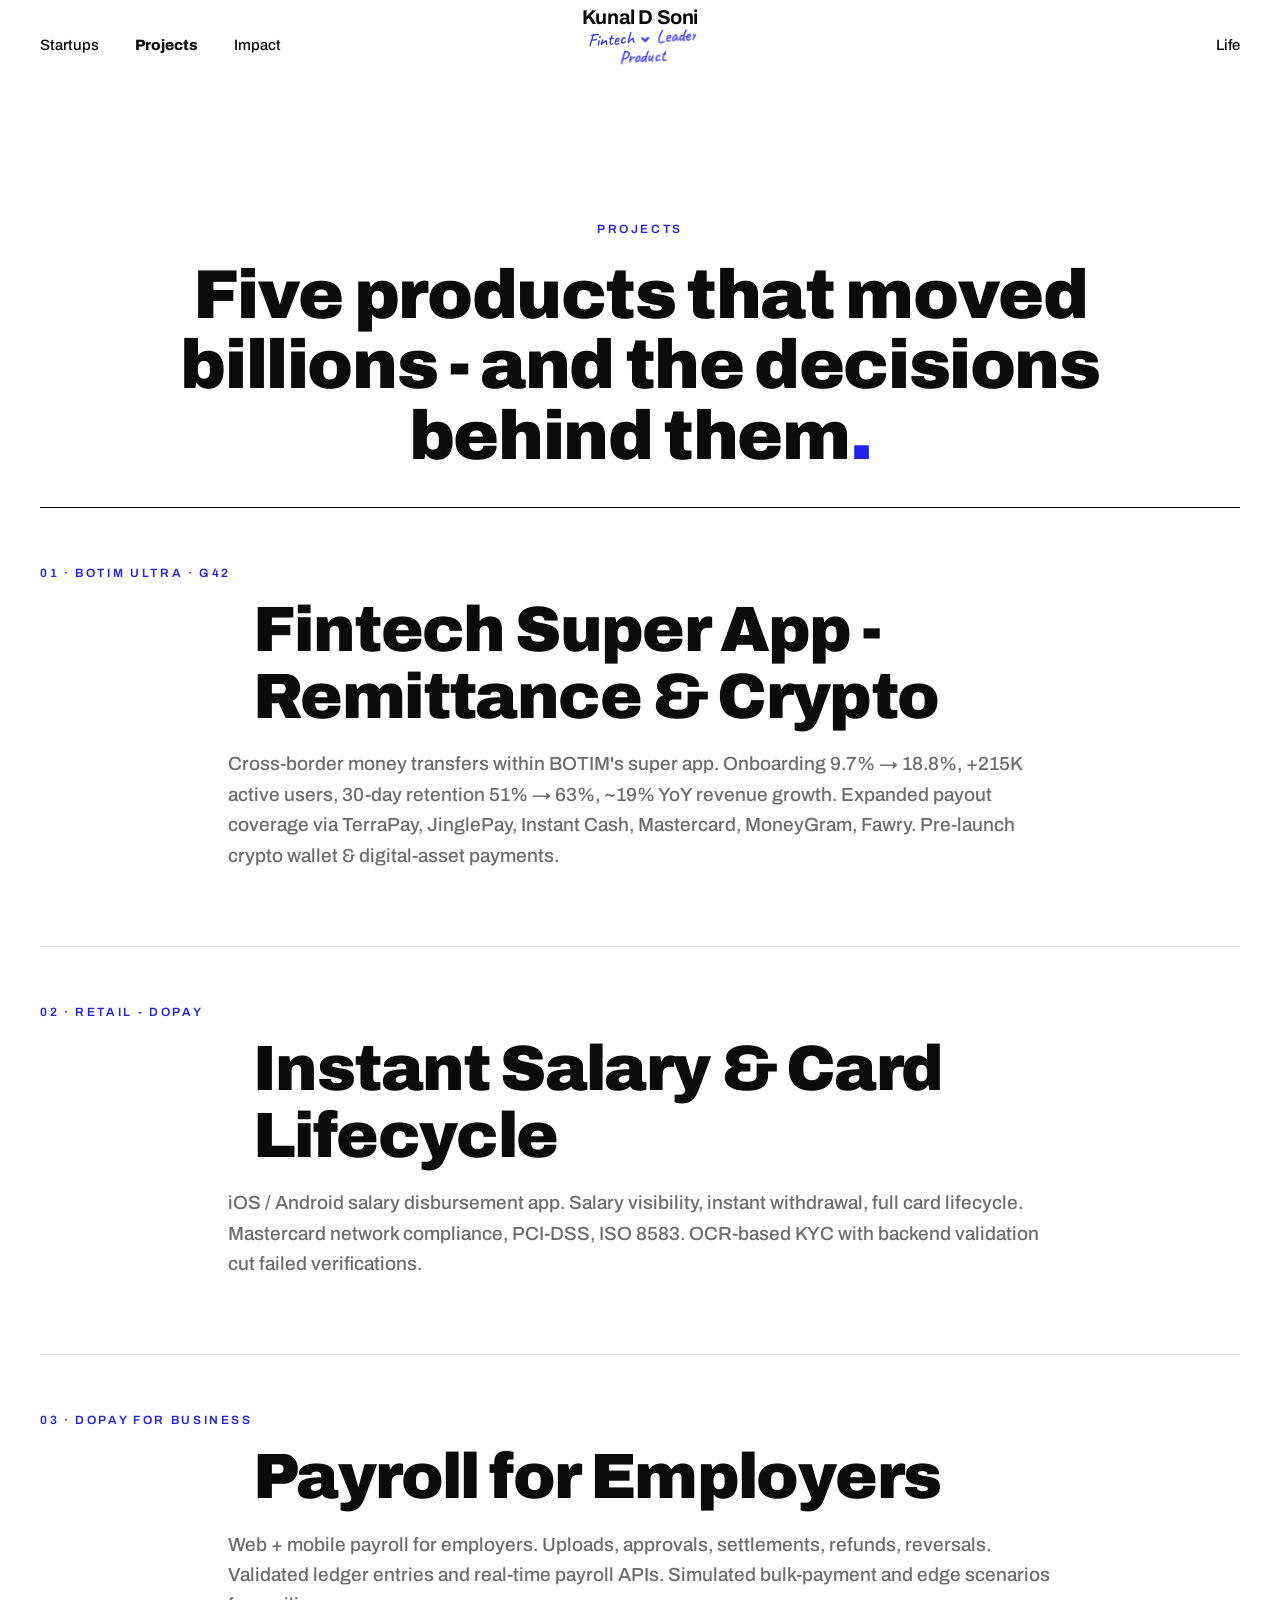
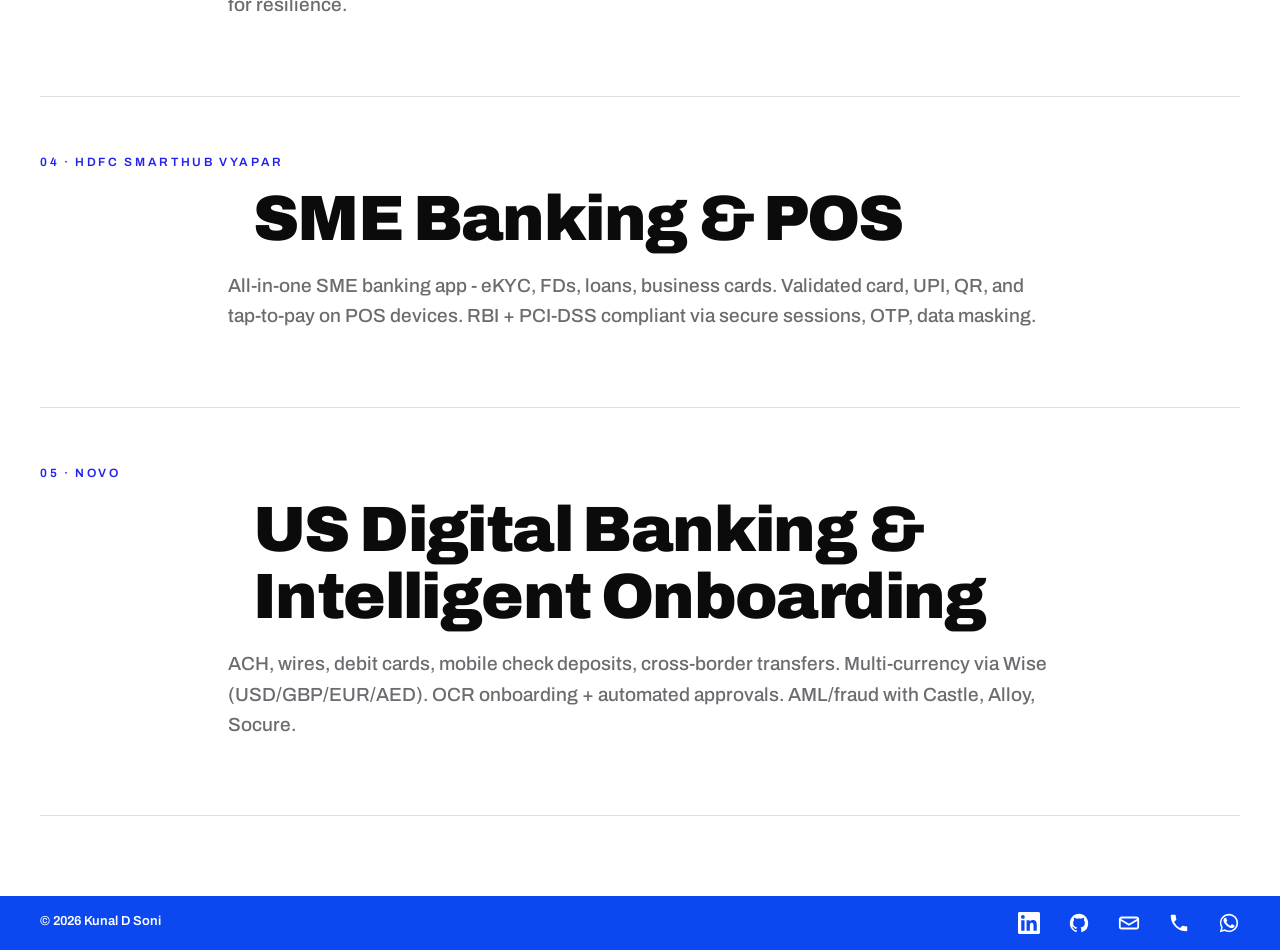
<file: projects.html>
<!doctype html>
<html lang="en">
<head>
<meta charset="utf-8" />
<meta name="viewport" content="width=device-width,initial-scale=1" />
<title>Projects - Kunal D Soni</title>
<link rel="preconnect" href="https://fonts.googleapis.com">
<link rel="preconnect" href="https://fonts.gstatic.com" crossorigin>
<link href="https://fonts.googleapis.com/css2?family=Archivo:ital,wght@0,300..900;1,300..900&family=Caveat:wght@500;600;700&display=swap" rel="stylesheet">
<link rel="stylesheet" href="styles.css" />
</head>
<body class="page">

<header class="nav nav--solid" id="nav">
  <a class="logo" href="index.html">
    <span>Kunal D Soni</span>
    <span class="logo__note">
      <span class="logo__note-row">
        <span class="logo__note-word logo__note-word--a">Fintech&nbsp;</span><span class="logo__note-arrow">⌄</span><span class="logo__note-word logo__note-word--b">&nbsp;Leader</span>
      </span>
      <span class="logo__note-row logo__note-row--indent">
        <span class="logo__note-word logo__note-word--c">Product</span>
      </span>
    </span>
  </a>
    <button class="nav__toggle" id="navToggle" aria-label="Menu" aria-expanded="false">
      <span></span><span></span><span></span>
    </button>
  <nav class="nav__links nav__links--left">
    <span class="has-submenu has-submenu--left">
      <a href="startups.html">Startups</a>
      <span class="submenu" role="menu">
        <a href="startups.html#botim"><span class="submenu__num">01</span><span class="submenu__word">Botim</span></a>
        <a href="startups.html#dopay"><span class="submenu__num">02</span><span class="submenu__word">Dopay</span></a>
        <a href="startups.html#mintoak"><span class="submenu__num">03</span><span class="submenu__word">Mintoak</span></a>
        <a href="startups.html#novo"><span class="submenu__num">04</span><span class="submenu__word">Novo</span></a>
        <a href="startups.html#pedagogy"><span class="submenu__num">05</span><span class="submenu__word">Pedagogy</span></a>
      </span>
    </span>
    <a href="projects.html" class="active">Projects</a>
    <a href="impact.html">Impact</a>
  </nav>
  <nav class="nav__links nav__links--right">
    <span class="has-submenu">
      <a href="life.html">Life</a>
      <span class="submenu" role="menu">
        <a href="life.html#travel"><span class="submenu__num">01</span><span class="submenu__word">Travel</span></a>
        <a href="life.html#food"><span class="submenu__num">02</span><span class="submenu__word">Food</span></a>
        <a href="life.html#books"><span class="submenu__num">03</span><span class="submenu__word">Books</span></a>
      </span>
    </span>
  </nav>
</header>

<main class="page__main">
  <section class="page__head">
    <p class="eyebrow dark">Projects</p>
    <h1 class="display">Five products that moved billions - and the decisions behind them<span class="dot">.</span></h1>
  </section>

  <section class="projects">
    <article class="proj">
      <p class="tag">01 · BOTIM Ultra · G42</p>
      <h3>Fintech Super App - Remittance & Crypto</h3>
      <p>Cross-border money transfers within BOTIM's super app. Onboarding 9.7% → 18.8%, +215K active users, 30-day retention 51% → 63%, ~19% YoY revenue growth. Expanded payout coverage via TerraPay, JinglePay, Instant Cash, Mastercard, MoneyGram, Fawry. Pre-launch crypto wallet & digital-asset payments.</p>
    </article>

    <article class="proj">
      <p class="tag">02 · Retail - Dopay</p>
      <h3>Instant Salary & Card Lifecycle</h3>
      <p>iOS / Android salary disbursement app. Salary visibility, instant withdrawal, full card lifecycle. Mastercard network compliance, PCI-DSS, ISO 8583. OCR-based KYC with backend validation cut failed verifications.</p>
    </article>

    <article class="proj">
      <p class="tag">03 · Dopay For Business</p>
      <h3>Payroll for Employers</h3>
      <p>Web + mobile payroll for employers. Uploads, approvals, settlements, refunds, reversals. Validated ledger entries and real-time payroll APIs. Simulated bulk-payment and edge scenarios for resilience.</p>
    </article>

    <article class="proj">
      <p class="tag">04 · HDFC SmartHub Vyapar</p>
      <h3>SME Banking & POS</h3>
      <p>All-in-one SME banking app - eKYC, FDs, loans, business cards. Validated card, UPI, QR, and tap-to-pay on POS devices. RBI + PCI-DSS compliant via secure sessions, OTP, data masking.</p>
    </article>

    <article class="proj">
      <p class="tag">05 · Novo</p>
      <h3>US Digital Banking & Intelligent Onboarding</h3>
      <p>ACH, wires, debit cards, mobile check deposits, cross-border transfers. Multi-currency via Wise (USD/GBP/EUR/AED). OCR onboarding + automated approvals. AML/fraud with Castle, Alloy, Socure.</p>
    </article>
  </section>
</main>

<footer class="foot">
  <div class="foot__bottom">
    <span class="foot__copy">© 2026 Kunal D Soni</span>
    <span class="foot__bottom-links">
      <a href="https://www.linkedin.com/in/kunaldsoni/" target="_blank" rel="noopener" aria-label="LinkedIn">
        <svg viewBox="0 0 24 24" fill="#fff"><path d="M20.45 20.45h-3.55v-5.57c0-1.33-.03-3.04-1.85-3.04-1.86 0-2.14 1.45-2.14 2.95v5.66H9.36V9h3.41v1.56h.05c.48-.9 1.64-1.85 3.37-1.85 3.6 0 4.27 2.37 4.27 5.45v6.29zM5.34 7.43a2.06 2.06 0 1 1 0-4.13 2.06 2.06 0 0 1 0 4.13zM7.12 20.45H3.56V9h3.56v11.45zM22.22 0H1.77C.79 0 0 .77 0 1.72v20.56C0 23.23.79 24 1.77 24h20.45c.98 0 1.78-.77 1.78-1.72V1.72C24 .77 23.2 0 22.22 0z"/></svg>
      </a>
      <a href="https://github.com/kunaldsoni" target="_blank" rel="noopener" aria-label="GitHub">
        <svg viewBox="0 0 24 24" fill="#fff"><path d="M12 2C6.48 2 2 6.58 2 12.22c0 4.51 2.87 8.34 6.84 9.69.5.1.68-.22.68-.49 0-.24-.01-.88-.01-1.72-2.78.62-3.37-1.36-3.37-1.36-.46-1.18-1.11-1.5-1.11-1.5-.91-.63.07-.62.07-.62 1 .07 1.53 1.05 1.53 1.05.89 1.56 2.34 1.11 2.91.85.09-.66.35-1.11.63-1.36-2.22-.26-4.55-1.13-4.55-5.04 0-1.11.39-2.02 1.03-2.74-.1-.26-.45-1.3.1-2.7 0 0 .84-.27 2.75 1.05.8-.23 1.65-.34 2.5-.34s1.7.11 2.5.34c1.91-1.32 2.75-1.05 2.75-1.05.55 1.4.2 2.44.1 2.7.64.72 1.03 1.63 1.03 2.74 0 3.92-2.34 4.78-4.57 5.03.36.32.68.94.68 1.9 0 1.37-.01 2.48-.01 2.81 0 .27.18.6.69.49A10.05 10.05 0 0 0 22 12.22C22 6.58 17.52 2 12 2Z"/></svg>
      </a>
      <a href="mailto:soni.kunal.dilip@gmail.com" aria-label="Email">
        <svg viewBox="0 0 24 24" xmlns="http://www.w3.org/2000/svg"><path fill="none" stroke="#fff" stroke-width="2" stroke-linecap="round" stroke-linejoin="round" d="M4 6h16c1.1 0 2 .9 2 2v8c0 1.1-.9 2-2 2H4c-1.1 0-2-.9-2-2V8c0-1.1.9-2 2-2z"/><path fill="none" stroke="#fff" stroke-width="2" stroke-linecap="round" stroke-linejoin="round" d="M22 8l-10 6L2 8"/></svg>
      </a>
      <a href="tel:+971529397033" aria-label="Phone">
        <svg viewBox="0 0 24 24" fill="#fff"><path d="M6.6 10.8a15 15 0 0 0 6.6 6.6l2.2-2.2a1 1 0 0 1 1-.25 11.4 11.4 0 0 0 3.6.57 1 1 0 0 1 1 1V20a1 1 0 0 1-1 1A17 17 0 0 1 3 4a1 1 0 0 1 1-1h3.5a1 1 0 0 1 1 1c0 1.25.2 2.46.57 3.6a1 1 0 0 1-.25 1l-2.22 2.2z"/></svg>
      </a>
      <a href="https://wa.me/971529397033" target="_blank" rel="noopener" aria-label="WhatsApp">
        <svg viewBox="0 0 24 24" fill="#fff"><path d="M17.47 14.38c-.3-.15-1.76-.87-2.03-.97-.27-.1-.47-.15-.67.15-.2.3-.77.97-.94 1.17-.17.2-.35.22-.65.07-.3-.15-1.26-.46-2.4-1.48-.89-.79-1.49-1.77-1.66-2.07-.17-.3-.02-.46.13-.61.13-.13.3-.35.45-.52.15-.17.2-.3.3-.5.1-.2.05-.37-.02-.52-.07-.15-.67-1.62-.92-2.22-.24-.58-.49-.5-.67-.51l-.57-.01c-.2 0-.52.07-.79.37-.27.3-1.04 1.02-1.04 2.48 0 1.46 1.06 2.88 1.21 3.08.15.2 2.09 3.2 5.07 4.49.71.31 1.26.49 1.69.63.71.22 1.36.19 1.87.12.57-.08 1.76-.72 2.01-1.41.25-.7.25-1.29.17-1.41-.07-.13-.27-.2-.57-.35ZM12.04 2C6.58 2 2.13 6.45 2.13 11.91c0 1.75.46 3.45 1.32 4.95L2 22l5.25-1.38a9.86 9.86 0 0 0 4.79 1.22h.01c5.46 0 9.91-4.45 9.91-9.91 0-2.65-1.03-5.14-2.9-7.01A9.84 9.84 0 0 0 12.04 2Zm0 18.13h-.01c-1.5 0-2.97-.4-4.25-1.16l-.31-.18-3.16.83.84-3.08-.2-.32a8.21 8.21 0 0 1-1.26-4.31c0-4.53 3.69-8.22 8.23-8.22 2.2 0 4.26.86 5.81 2.41a8.16 8.16 0 0 1 2.41 5.81c0 4.53-3.69 8.22-8.1 8.22Z"/></svg>
      </a>
    </span>
  </div>
</footer>

<script src="script.js"></script>
</body>
</html>
</file>
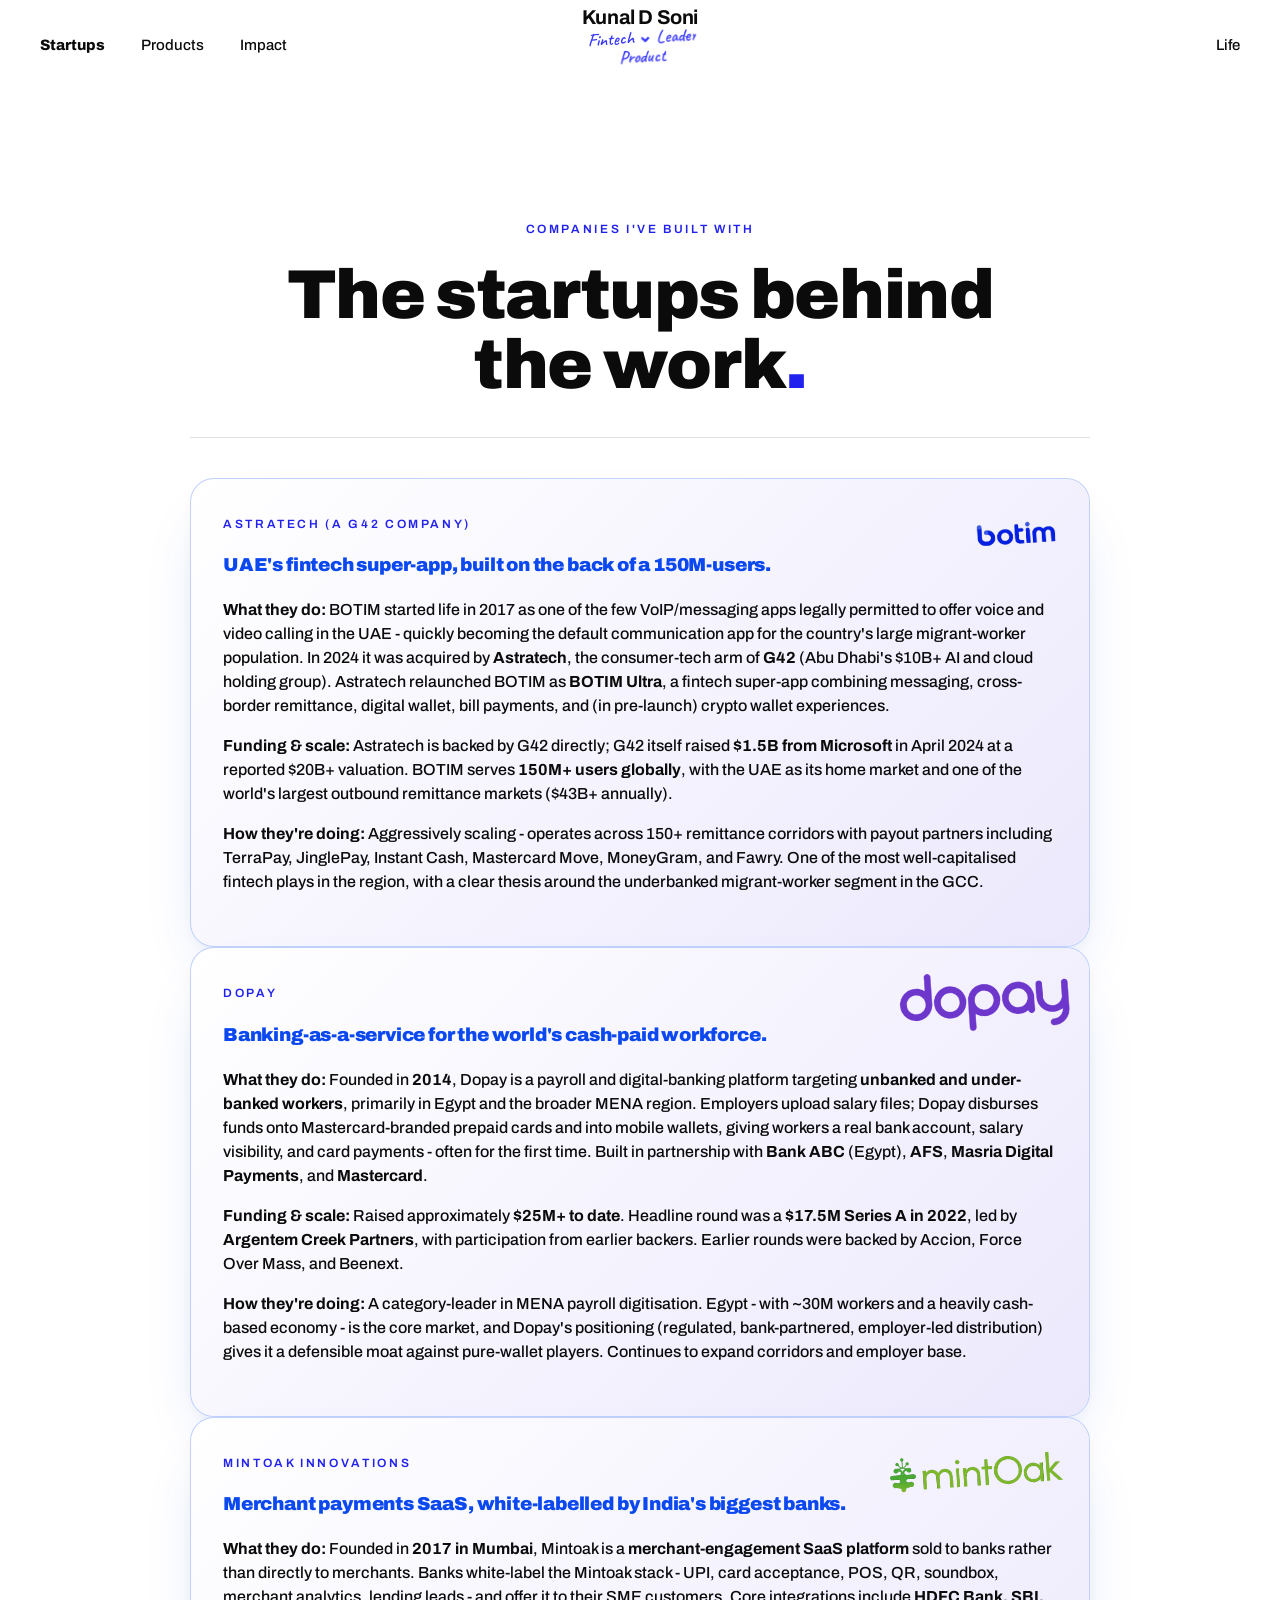
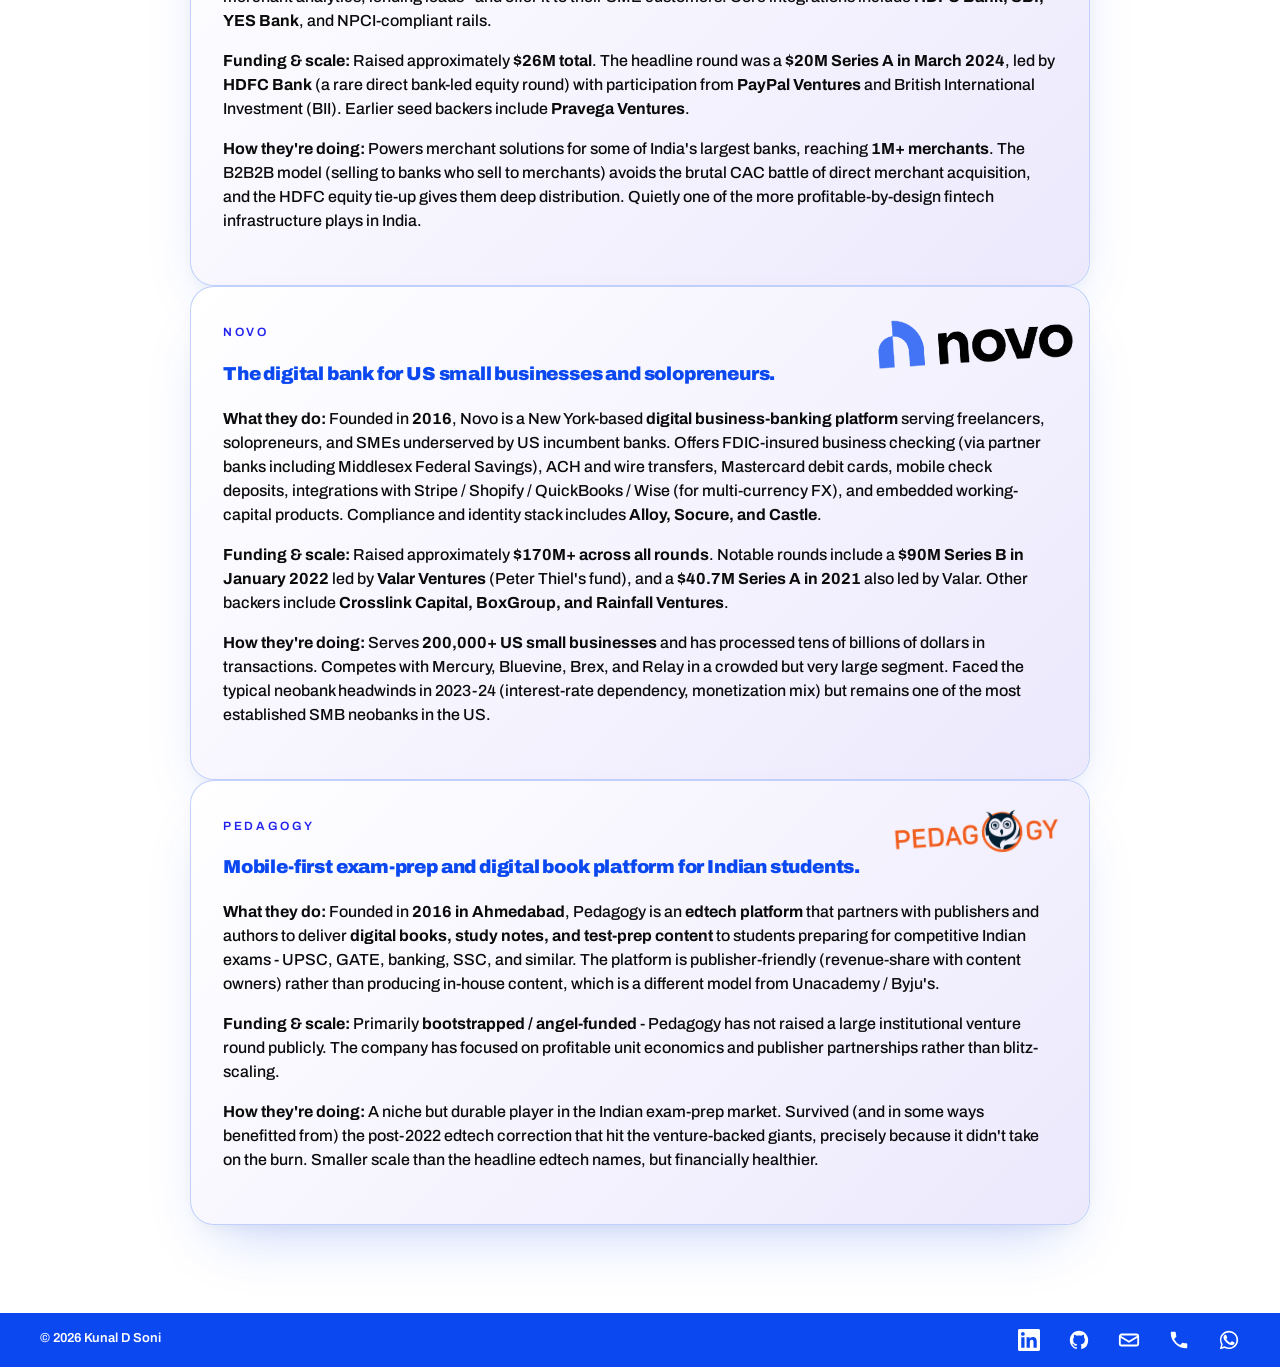
<file: startups.html>
<!doctype html>
<html lang="en">
<head>
<meta charset="utf-8" />
<meta name="viewport" content="width=device-width,initial-scale=1" />
<title>Startups - Kunal D Soni</title>
<link rel="preconnect" href="https://fonts.googleapis.com">
<link rel="preconnect" href="https://fonts.gstatic.com" crossorigin>
<link href="https://fonts.googleapis.com/css2?family=Archivo:ital,wght@0,300..900;1,300..900&family=Caveat:wght@500;600;700&display=swap" rel="stylesheet">
<link rel="stylesheet" href="styles.css" />
</head>
<body class="page">

<header class="nav nav--solid" id="nav">
  <a class="logo" href="index.html">
    <span>Kunal D Soni</span>
    <span class="logo__note">
      <span class="logo__note-row">
        <span class="logo__note-word logo__note-word--a">Fintech&nbsp;</span><span class="logo__note-arrow">⌄</span><span class="logo__note-word logo__note-word--b">&nbsp;Leader</span>
      </span>
      <span class="logo__note-row logo__note-row--indent">
        <span class="logo__note-word logo__note-word--c">Product</span>
      </span>
    </span>
  </a>
    <button class="nav__toggle" id="navToggle" aria-label="Menu" aria-expanded="false">
      <span></span><span></span><span></span>
    </button>
  <nav class="nav__links nav__links--left">
    <span class="has-submenu has-submenu--left">
      <a href="startups.html" class="active">Startups</a>
      <span class="submenu" role="menu">
        <a href="startups.html#botim"><span class="submenu__num">01</span><span class="submenu__word">Astratech</span></a>
        <a href="startups.html#dopay"><span class="submenu__num">02</span><span class="submenu__word">Dopay</span></a>
        <a href="startups.html#mintoak"><span class="submenu__num">03</span><span class="submenu__word">Mintoak</span></a>
        <a href="startups.html#novo"><span class="submenu__num">04</span><span class="submenu__word">Novo</span></a>
        <a href="startups.html#pedagogy"><span class="submenu__num">05</span><span class="submenu__word">Pedagogy</span></a>
      </span>
    </span>
    <span class="has-submenu has-submenu--left"><a href="products.html">Products</a><span class="submenu" role="menu"><a href="products.html#botim"><span class="submenu__num">01</span><span class="submenu__word">BOTIM</span></a><a href="products.html#dopay-retail"><span class="submenu__num">02</span><span class="submenu__word">Dopay Retail</span></a><a href="products.html#dopay-business"><span class="submenu__num">03</span><span class="submenu__word">Dopay Business</span></a><a href="products.html#hdfc"><span class="submenu__num">04</span><span class="submenu__word">HDFC</span></a><a href="products.html#novo"><span class="submenu__num">05</span><span class="submenu__word">Novo</span></a></span></span>
    <a href="impact.html">Impact</a>
  </nav>
  <nav class="nav__links nav__links--right">
    <span class="has-submenu">
      <a href="life.html">Life</a>
      <span class="submenu" role="menu">
        <a href="life.html#travel"><span class="submenu__num">01</span><span class="submenu__word">Travel</span></a>
        <a href="life.html#food"><span class="submenu__num">02</span><span class="submenu__word">Food</span></a>
        <a href="life.html#books"><span class="submenu__num">03</span><span class="submenu__word">Books</span></a>
      </span>
    </span>
  </nav>
</header>

<main class="page__main">
  <section class="page__head">
    <p class="eyebrow dark">Companies I've built with</p>
    <h1 class="display">The startups behind<br/>the work<span class="dot">.</span></h1>
  </section>

  <section class="impact-story">
    <article class="svc svc--link" id="botim">
      <a class="svc__link" href="https://astratech.ae/" target="_blank" rel="noopener" aria-label="Visit Astratech / BOTIM Ultra"></a>
      <img src="Startups/botim.png" alt="BOTIM logo" class="svc__logo" />
      <p class="tag">Astratech (a G42 Company)</p>
      <h3>UAE's fintech super-app, built on the back of a 150M-users.</h3>
      <p><strong>What they do:</strong> BOTIM started life in 2017 as one of the few VoIP/messaging apps legally permitted to offer voice and video calling in the UAE - quickly becoming the default communication app for the country's large migrant-worker population. In 2024 it was acquired by <strong>Astratech</strong>, the consumer-tech arm of <strong>G42</strong> (Abu Dhabi's $10B+ AI and cloud holding group). Astratech relaunched BOTIM as <strong>BOTIM Ultra</strong>, a fintech super-app combining messaging, cross-border remittance, digital wallet, bill payments, and (in pre-launch) crypto wallet experiences.</p>
      <p><strong>Funding & scale:</strong> Astratech is backed by G42 directly; G42 itself raised <strong>$1.5B from Microsoft</strong> in April 2024 at a reported $20B+ valuation. BOTIM serves <strong>150M+ users globally</strong>, with the UAE as its home market and one of the world's largest outbound remittance markets ($43B+ annually).</p>
      <p><strong>How they're doing:</strong> Aggressively scaling - operates across 150+ remittance corridors with payout partners including TerraPay, JinglePay, Instant Cash, Mastercard Move, MoneyGram, and Fawry. One of the most well-capitalised fintech plays in the region, with a clear thesis around the underbanked migrant-worker segment in the GCC.</p>
    </article>

    <article class="svc svc--link" id="dopay">
      <a class="svc__link" href="https://dopay.com/en/" target="_blank" rel="noopener" aria-label="Visit Dopay"></a>
      <img src="Startups/Dopay%20Media%20Kit/MainLogo%20Primary%20C07703.png" alt="Dopay logo" class="svc__logo" />
      <p class="tag">Dopay</p>
      <h3>Banking-as-a-service for the world's cash-paid workforce.</h3>
      <p><strong>What they do:</strong> Founded in <strong>2014</strong>, Dopay is a payroll and digital-banking platform targeting <strong>unbanked and under-banked workers</strong>, primarily in Egypt and the broader MENA region. Employers upload salary files; Dopay disburses funds onto Mastercard-branded prepaid cards and into mobile wallets, giving workers a real bank account, salary visibility, and card payments - often for the first time. Built in partnership with <strong>Bank ABC</strong> (Egypt), <strong>AFS</strong>, <strong>Masria Digital Payments</strong>, and <strong>Mastercard</strong>.</p>
      <p><strong>Funding & scale:</strong> Raised approximately <strong>$25M+ to date</strong>. Headline round was a <strong>$17.5M Series A in 2022</strong>, led by <strong>Argentem Creek Partners</strong>, with participation from earlier backers. Earlier rounds were backed by Accion, Force Over Mass, and Beenext.</p>
      <p><strong>How they're doing:</strong> A category-leader in MENA payroll digitisation. Egypt - with ~30M workers and a heavily cash-based economy - is the core market, and Dopay's positioning (regulated, bank-partnered, employer-led distribution) gives it a defensible moat against pure-wallet players. Continues to expand corridors and employer base.</p>
    </article>

    <article class="svc svc--link" id="mintoak">
      <a class="svc__link" href="https://www.mintoak.com/" target="_blank" rel="noopener" aria-label="Visit Mintoak"></a>
      <img src="Startups/Mintoak.png" alt="Mintoak logo" class="svc__logo" />
      <p class="tag">Mintoak Innovations</p>
      <h3>Merchant payments SaaS, white-labelled by India's biggest banks.</h3>
      <p><strong>What they do:</strong> Founded in <strong>2017 in Mumbai</strong>, Mintoak is a <strong>merchant-engagement SaaS platform</strong> sold to banks rather than directly to merchants. Banks white-label the Mintoak stack - UPI, card acceptance, POS, QR, soundbox, merchant analytics, lending leads - and offer it to their SME customers. Core integrations include <strong>HDFC Bank, SBI, YES Bank</strong>, and NPCI-compliant rails.</p>
      <p><strong>Funding & scale:</strong> Raised approximately <strong>$26M total</strong>. The headline round was a <strong>$20M Series A in March 2024</strong>, led by <strong>HDFC Bank</strong> (a rare direct bank-led equity round) with participation from <strong>PayPal Ventures</strong> and British International Investment (BII). Earlier seed backers include <strong>Pravega Ventures</strong>.</p>
      <p><strong>How they're doing:</strong> Powers merchant solutions for some of India's largest banks, reaching <strong>1M+ merchants</strong>. The B2B2B model (selling to banks who sell to merchants) avoids the brutal CAC battle of direct merchant acquisition, and the HDFC equity tie-up gives them deep distribution. Quietly one of the more profitable-by-design fintech infrastructure plays in India.</p>
    </article>

    <article class="svc svc--link" id="novo">
      <a class="svc__link" href="https://novo.co/" target="_blank" rel="noopener" aria-label="Visit Novo"></a>
      <img src="Startups/Novo%20Media%20Kit/Novo%20Logos/Novo_HorizontalLogo_FullColor.png" alt="Novo logo" class="svc__logo" />
      <p class="tag">Novo</p>
      <h3>The digital bank for US small businesses and solopreneurs.</h3>
      <p><strong>What they do:</strong> Founded in <strong>2016</strong>, Novo is a New York-based <strong>digital business-banking platform</strong> serving freelancers, solopreneurs, and SMEs underserved by US incumbent banks. Offers FDIC-insured business checking (via partner banks including Middlesex Federal Savings), ACH and wire transfers, Mastercard debit cards, mobile check deposits, integrations with Stripe / Shopify / QuickBooks / Wise (for multi-currency FX), and embedded working-capital products. Compliance and identity stack includes <strong>Alloy, Socure, and Castle</strong>.</p>
      <p><strong>Funding & scale:</strong> Raised approximately <strong>$170M+ across all rounds</strong>. Notable rounds include a <strong>$90M Series B in January 2022</strong> led by <strong>Valar Ventures</strong> (Peter Thiel's fund), and a <strong>$40.7M Series A in 2021</strong> also led by Valar. Other backers include <strong>Crosslink Capital, BoxGroup, and Rainfall Ventures</strong>.</p>
      <p><strong>How they're doing:</strong> Serves <strong>200,000+ US small businesses</strong> and has processed tens of billions of dollars in transactions. Competes with Mercury, Bluevine, Brex, and Relay in a crowded but very large segment. Faced the typical neobank headwinds in 2023-24 (interest-rate dependency, monetization mix) but remains one of the most established SMB neobanks in the US.</p>
    </article>

    <article class="svc svc--link" id="pedagogy">
      <a class="svc__link" href="https://www.pedagogy.study/" target="_blank" rel="noopener" aria-label="Visit Pedagogy"></a>
      <img src="Startups/Pedagogy.png" alt="Pedagogy logo" class="svc__logo" />
      <p class="tag">Pedagogy</p>
      <h3>Mobile-first exam-prep and digital book platform for Indian students.</h3>
      <p><strong>What they do:</strong> Founded in <strong>2016 in Ahmedabad</strong>, Pedagogy is an <strong>edtech platform</strong> that partners with publishers and authors to deliver <strong>digital books, study notes, and test-prep content</strong> to students preparing for competitive Indian exams - UPSC, GATE, banking, SSC, and similar. The platform is publisher-friendly (revenue-share with content owners) rather than producing in-house content, which is a different model from Unacademy / Byju's.</p>
      <p><strong>Funding & scale:</strong> Primarily <strong>bootstrapped / angel-funded</strong> - Pedagogy has not raised a large institutional venture round publicly. The company has focused on profitable unit economics and publisher partnerships rather than blitz-scaling.</p>
      <p><strong>How they're doing:</strong> A niche but durable player in the Indian exam-prep market. Survived (and in some ways benefitted from) the post-2022 edtech correction that hit the venture-backed giants, precisely because it didn't take on the burn. Smaller scale than the headline edtech names, but financially healthier.</p>
    </article>
  </section>
</main>

<footer class="foot">
  <div class="foot__bottom">
    <span class="foot__copy">© 2026 Kunal D Soni</span>
    <span class="foot__bottom-links">
      <a href="https://www.linkedin.com/in/kunaldsoni/" target="_blank" rel="noopener" aria-label="LinkedIn">
        <svg viewBox="0 0 24 24" fill="#fff"><path d="M20.45 20.45h-3.55v-5.57c0-1.33-.03-3.04-1.85-3.04-1.86 0-2.14 1.45-2.14 2.95v5.66H9.36V9h3.41v1.56h.05c.48-.9 1.64-1.85 3.37-1.85 3.6 0 4.27 2.37 4.27 5.45v6.29zM5.34 7.43a2.06 2.06 0 1 1 0-4.13 2.06 2.06 0 0 1 0 4.13zM7.12 20.45H3.56V9h3.56v11.45zM22.22 0H1.77C.79 0 0 .77 0 1.72v20.56C0 23.23.79 24 1.77 24h20.45c.98 0 1.78-.77 1.78-1.72V1.72C24 .77 23.2 0 22.22 0z"/></svg>
      </a>
      <a href="https://github.com/kunaldsoni" target="_blank" rel="noopener" aria-label="GitHub">
        <svg viewBox="0 0 24 24" fill="#fff"><path d="M12 2C6.48 2 2 6.58 2 12.22c0 4.51 2.87 8.34 6.84 9.69.5.1.68-.22.68-.49 0-.24-.01-.88-.01-1.72-2.78.62-3.37-1.36-3.37-1.36-.46-1.18-1.11-1.5-1.11-1.5-.91-.63.07-.62.07-.62 1 .07 1.53 1.05 1.53 1.05.89 1.56 2.34 1.11 2.91.85.09-.66.35-1.11.63-1.36-2.22-.26-4.55-1.13-4.55-5.04 0-1.11.39-2.02 1.03-2.74-.1-.26-.45-1.3.1-2.7 0 0 .84-.27 2.75 1.05.8-.23 1.65-.34 2.5-.34s1.7.11 2.5.34c1.91-1.32 2.75-1.05 2.75-1.05.55 1.4.2 2.44.1 2.7.64.72 1.03 1.63 1.03 2.74 0 3.92-2.34 4.78-4.57 5.03.36.32.68.94.68 1.9 0 1.37-.01 2.48-.01 2.81 0 .27.18.6.69.49A10.05 10.05 0 0 0 22 12.22C22 6.58 17.52 2 12 2Z"/></svg>
      </a>
      <a href="mailto:soni.kunal.dilip@gmail.com" aria-label="Email">
        <svg viewBox="0 0 24 24" xmlns="http://www.w3.org/2000/svg"><path fill="none" stroke="#fff" stroke-width="2" stroke-linecap="round" stroke-linejoin="round" d="M4 6h16c1.1 0 2 .9 2 2v8c0 1.1-.9 2-2 2H4c-1.1 0-2-.9-2-2V8c0-1.1.9-2 2-2z"/><path fill="none" stroke="#fff" stroke-width="2" stroke-linecap="round" stroke-linejoin="round" d="M22 8l-10 6L2 8"/></svg>
      </a>
      <a href="tel:+971529397033" aria-label="Phone">
        <svg viewBox="0 0 24 24" fill="#fff"><path d="M6.6 10.8a15 15 0 0 0 6.6 6.6l2.2-2.2a1 1 0 0 1 1-.25 11.4 11.4 0 0 0 3.6.57 1 1 0 0 1 1 1V20a1 1 0 0 1-1 1A17 17 0 0 1 3 4a1 1 0 0 1 1-1h3.5a1 1 0 0 1 1 1c0 1.25.2 2.46.57 3.6a1 1 0 0 1-.25 1l-2.22 2.2z"/></svg>
      </a>
      <a href="https://wa.me/971529397033" target="_blank" rel="noopener" aria-label="WhatsApp">
        <svg viewBox="0 0 24 24" fill="#fff"><path d="M17.47 14.38c-.3-.15-1.76-.87-2.03-.97-.27-.1-.47-.15-.67.15-.2.3-.77.97-.94 1.17-.17.2-.35.22-.65.07-.3-.15-1.26-.46-2.4-1.48-.89-.79-1.49-1.77-1.66-2.07-.17-.3-.02-.46.13-.61.13-.13.3-.35.45-.52.15-.17.2-.3.3-.5.1-.2.05-.37-.02-.52-.07-.15-.67-1.62-.92-2.22-.24-.58-.49-.5-.67-.51l-.57-.01c-.2 0-.52.07-.79.37-.27.3-1.04 1.02-1.04 2.48 0 1.46 1.06 2.88 1.21 3.08.15.2 2.09 3.2 5.07 4.49.71.31 1.26.49 1.69.63.71.22 1.36.19 1.87.12.57-.08 1.76-.72 2.01-1.41.25-.7.25-1.29.17-1.41-.07-.13-.27-.2-.57-.35ZM12.04 2C6.58 2 2.13 6.45 2.13 11.91c0 1.75.46 3.45 1.32 4.95L2 22l5.25-1.38a9.86 9.86 0 0 0 4.79 1.22h.01c5.46 0 9.91-4.45 9.91-9.91 0-2.65-1.03-5.14-2.9-7.01A9.84 9.84 0 0 0 12.04 2Zm0 18.13h-.01c-1.5 0-2.97-.4-4.25-1.16l-.31-.18-3.16.83.84-3.08-.2-.32a8.21 8.21 0 0 1-1.26-4.31c0-4.53 3.69-8.22 8.23-8.22 2.2 0 4.26.86 5.81 2.41a8.16 8.16 0 0 1 2.41 5.81c0 4.53-3.69 8.22-8.1 8.22Z"/></svg>
      </a>
    </span>
  </div>
</footer>

<script src="script.js"></script>
</body>
</html>
</file>
<file: styles.css>
:root{
  --ink:#0b0b0c;
  --paper:#ffffff;
  --cream:#dcd6fb;
  --accent:#2222EE;
  --muted:#6b6b70;
  --line:rgba(0,0,0,.12);
  --radius:18px;
  --maxw:1320px;
  --ease:cubic-bezier(.2,.7,.2,1);
}
*{box-sizing:border-box}
html,body{margin:0;padding:0}
html{scroll-behavior:smooth;scroll-padding-top:90px}
body{
  font-family:'Archivo',system-ui,sans-serif;
  background:var(--paper);
  color:var(--ink);
  -webkit-font-smoothing:antialiased;
  line-height:1.5;
  font-weight:500;
}
img,video{display:block;max-width:100%}
a{color:inherit;text-decoration:none}
em{font-style:normal;font-family:'Archivo',sans-serif;font-weight:900}
h1,h2,h3,h4,.display,.hero__title,.num,blockquote{font-family:'Archivo',sans-serif;font-weight:900;letter-spacing:-.01em}

/* ---------- NAV ---------- */
.nav{
  position:fixed;top:0;left:0;right:0;z-index:50;
  display:flex;align-items:center;justify-content:space-between;
  padding:28px 40px 16px;
  color:#fff;
  transition:background .4s var(--ease), color .4s var(--ease), backdrop-filter .4s;
}
.nav .logo{position:absolute;left:50%;top:50%;transform:translate(-50%,-50%);align-items:center}
.nav.scrolled{background:rgba(255,255,255,.9);backdrop-filter:blur(14px);color:var(--ink);border-bottom:1px solid var(--line)}
.nav.scrolled .btn--light{background:var(--ink);color:#fff}
.logo{display:inline-flex;flex-direction:column;align-items:flex-start;gap:2px;font-weight:700;letter-spacing:-.02em;font-size:20px;line-height:1}
.logo__note{display:inline-flex;flex-direction:column;align-items:center;font-family:'Caveat',cursive;font-weight:600;font-size:18px;letter-spacing:0;color:#3a3afc;transform:rotate(-3deg);transform-origin:left center;line-height:1;margin-left:4px;margin-top:2px}
.logo__note-row{white-space:nowrap;line-height:1.05;display:inline-flex;align-items:baseline}
.logo__note-row--indent{padding-bottom:2px}
.logo__note-word{display:inline-block;clip-path:inset(0 100% 0 0);animation:ink-draw .8s ease-out forwards}
.logo__note-word--a{animation-delay:.25s}
.logo__note-word--b{animation-delay:.95s}
.logo__note-word--c{animation-delay:2.05s}
.logo__note-arrow{display:inline-block;font-family:'Archivo',sans-serif;font-weight:700;transform:translateY(-1px) scale(.4);opacity:0;animation:arrow-pop .45s cubic-bezier(.34,1.56,.64,1) forwards;animation-delay:1.65s}
@keyframes ink-draw{to{clip-path:inset(0 0 0 0)}}
@keyframes arrow-pop{to{transform:translateY(-1px) scale(1);opacity:1}}
@media (prefers-reduced-motion:reduce){.logo__note-word,.logo__note-arrow{animation:none;clip-path:none;opacity:1;transform:none}}
.nav__links{display:flex;gap:36px;font-weight:500;font-size:15px}
.nav__links a{
  display:inline-block;padding:6px 0;
  transition:transform .25s var(--ease);
}
.nav__links a:hover{transform:translateY(-4px)}
.nav__cta{display:flex;align-items:center;gap:14px}
.search{background:transparent;border:0;color:inherit;cursor:pointer;padding:8px;border-radius:50%}
.search:hover{background:rgba(255,255,255,.15)}

/* ---------- BUTTONS ---------- */
.btn{
  display:inline-flex;align-items:center;gap:10px;
  font-weight:600;font-size:15px;letter-spacing:.01em;
  padding:14px 26px;border-radius:999px;
  transition:transform .25s var(--ease), background .25s, color .25s;
  cursor:pointer;border:0;
}
.btn:hover{transform:translateY(-2px)}
.btn--solid{background:var(--ink);color:#fff}
.btn--solid:hover{background:var(--accent)}
.btn--light{background:#fff;color:var(--ink)}
.btn--ghost{background:transparent;color:#fff;border:1px solid rgba(255,255,255,.5)}
.btn--ghost:hover{background:rgba(255,255,255,.12)}
.btn.lg{padding:20px 38px;font-size:17px}
.play{display:inline-flex;align-items:center;justify-content:center;width:26px;height:26px;border-radius:50%;background:rgba(255,255,255,.18);font-size:12px}

/* ---------- HERO ---------- */
.hero{
  position:relative;
  height:100vh;min-height:680px;
  overflow:hidden;
  color:#fff;
  display:flex;align-items:flex-end;
}
.hero__video{
  position:absolute;inset:0;
  width:100%;height:100%;
  object-fit:cover;
  z-index:0;
}
.hero__scrim{
  position:absolute;inset:0;z-index:1;
  background:
    linear-gradient(180deg, rgba(0,0,0,.45) 0%, rgba(0,0,0,0) 35%, rgba(0,0,0,0) 60%, rgba(0,0,0,.65) 100%),
    linear-gradient(90deg, rgba(0,0,0,.35), rgba(0,0,0,0) 50%);
}
.hero__inner{
  position:relative;z-index:2;
  padding:0 40px 90px;
  max-width:var(--maxw);width:100%;margin:0 auto;
}
.eyebrow{
  text-transform:uppercase;letter-spacing:.22em;font-size:12px;font-weight:600;
  opacity:.85;margin:0 0 22px;
}
.eyebrow.dark{color:var(--accent);opacity:1}
.hero__title{
  font-family:'Archivo',sans-serif;
  font-weight:900;
  font-size:clamp(56px, 9vw, 140px);
  line-height:.95;
  letter-spacing:-.02em;
  margin:0 0 38px;
  text-transform:none;
}
.hero__title span{display:block}
.hero__row{display:flex;gap:14px;flex-wrap:wrap}
.vctrl{
  position:absolute;right:32px;bottom:32px;z-index:3;
  width:64px;height:64px;
  background:transparent;
  border:1.5px solid #fff;
  border-radius:0;
  cursor:pointer;
  display:flex;align-items:center;justify-content:center;
  transition:background .25s var(--ease);
}
.vctrl:hover{background:rgba(255,255,255,.15)}
.vctrl__icon{display:inline-flex;gap:5px;align-items:center;justify-content:center;width:18px;height:20px}
.vctrl__icon i{display:block;width:4px;height:20px;background:#fff}
/* play state */
.vctrl.is-paused .vctrl__icon{
  width:0;height:0;
  border-style:solid;
  border-width:10px 0 10px 16px;
  border-color:transparent transparent transparent #fff;
  margin-left:4px;
}
.vctrl.is-paused .vctrl__icon i{display:none}
.hero__scroll{
  position:absolute;left:40px;bottom:32px;z-index:3;
  font-size:12px;letter-spacing:.22em;text-transform:uppercase;
  display:flex;align-items:center;gap:14px;
}
.hero__scroll span{width:40px;height:1px;background:#fff;display:block;animation:dash 2s var(--ease) infinite}
@keyframes dash{0%,100%{transform:scaleX(.4);transform-origin:left}50%{transform:scaleX(1);transform-origin:left}}

/* ---------- MARQUEE ---------- */
.marquee{
  background:var(--ink);color:#fff;
  padding:22px 0;overflow:hidden;
  border-top:1px solid rgba(255,255,255,.08);
  border-bottom:1px solid rgba(255,255,255,.08);
}
.marquee__track{
  display:flex;gap:48px;white-space:nowrap;
  animation:scroll 40s linear infinite;
  font-family:'Archivo',sans-serif;font-size:22px;font-weight:300;opacity:.85;
}
.marquee__track span{flex-shrink:0}
@keyframes scroll{to{transform:translateX(-50%)}}

/* ---------- INTRO ---------- */
.intro{padding:160px 40px 100px;max-width:var(--maxw);margin:0 auto;text-align:center}
.intro__grid{max-width:980px;margin:0 auto}
.intro .lede{margin-left:auto;margin-right:auto}
.display{
  font-family:'Archivo',sans-serif;font-weight:900;
  font-size:clamp(40px, 5.4vw, 78px);
  line-height:1.02;letter-spacing:-.02em;
  margin:18px 0 36px;
}
.display.light{color:#fff}
.dot{color:var(--accent)}
.nowrap-md{white-space:nowrap;width:max-content;margin-left:auto;margin-right:auto;max-width:100%}
@media (max-width:900px){.nowrap-md{white-space:normal;width:auto}}
.lede{font-size:21px;line-height:1.5;color:var(--muted);max-width:680px}

/* ---------- CARDS ---------- */
.cards{
  display:grid;grid-template-columns:repeat(3,1fr);gap:24px;
  max-width:var(--maxw);margin:0 auto;padding:0 40px 140px;
}
.card{
  background:#fff;border-radius:var(--radius);overflow:hidden;
  border:1px solid var(--line);
  transition:transform .5s var(--ease), box-shadow .5s var(--ease);
}
.card:hover{transform:translateY(-6px);box-shadow:0 30px 60px -30px rgba(0,0,0,.25)}
.card__media{height:280px;background-size:cover;background-position:center;transition:transform .8s var(--ease)}
.card:hover .card__media{transform:scale(1.05)}
.card__body{padding:32px}
.tag{font-size:12px;letter-spacing:.22em;text-transform:uppercase;color:var(--accent);font-weight:600;margin:0 0 14px}
.card__body h3{font-family:'Archivo',sans-serif;font-weight:400;font-size:32px;letter-spacing:-.02em;margin:0 0 12px;line-height:1.1}
.card__body p{color:var(--muted);margin:0 0 22px}
.arrow{font-weight:600;border-bottom:1px solid currentColor;padding-bottom:2px;transition:color .25s}
.arrow:hover{color:var(--accent)}

/* ---------- QUOTE ---------- */
.quote{
  background:var(--cream);
  padding:140px 40px;text-align:center;
}
.quote blockquote{
  max-width:1000px;margin:0 auto;
  font-family:'Archivo',sans-serif;font-weight:300;
  font-size:clamp(28px, 4vw, 52px);
  line-height:1.2;letter-spacing:-.02em;
}
.quote p{margin:0 0 28px}
.quote footer{font-family:'Inter',sans-serif;font-size:14px;letter-spacing:.18em;text-transform:uppercase;color:var(--muted);font-weight:600}

/* ---------- STATS ---------- */
.stats{
  display:grid;grid-template-columns:repeat(4,1fr);
  max-width:var(--maxw);margin:0 auto;padding:140px 40px;
  gap:24px;
}
.stat{display:flex;flex-direction:column;gap:8px;border-top:1px solid var(--ink);padding-top:24px}
.num{font-family:'Archivo',sans-serif;font-weight:400;font-size:clamp(48px,5vw,72px);letter-spacing:-.03em;line-height:1}
.lbl{font-size:14px;color:var(--muted);letter-spacing:.05em}

/* ---------- CTA ---------- */
.cta{
  background:var(--cream);color:var(--ink);
  padding:160px 40px;text-align:center;
}
.cta p{font-size:19px;color:rgba(0,0,0,.65);margin:0 0 40px}
.cta .display.light{color:var(--ink)}

/* ---------- FOOTER (Obama-style blue) ---------- */
.foot{
  background:#0b48f0;color:#fff;
  padding:10px 40px;
}
.foot__top{
  max-width:var(--maxw);margin:0 auto 60px;
  display:flex;justify-content:flex-start;
}
.foot__cta{
  background:#fff;color:var(--ink);
  padding:18px 38px;border-radius:0;
  font-family:'Archivo',sans-serif;font-weight:800;font-size:18px;
  letter-spacing:-.01em;
  transition:background .25s, color .25s;
}
.foot__cta:hover{background:var(--ink);color:#fff}
.foot__grid{
  display:grid;grid-template-columns:repeat(4,1fr);gap:40px;
  max-width:var(--maxw);margin:0 auto;
}
.foot__col{display:flex;flex-direction:column}
.foot h4{
  font-size:15px;font-weight:600;letter-spacing:0;
  margin:0 0 32px;padding-bottom:18px;
  border-top:1px solid #fff;padding-top:24px;
  color:#fff;
  text-transform:none;
}
.foot a{
  display:flex;align-items:center;gap:10px;
  padding:10px 0;color:#fff;
  font-family:'Archivo',sans-serif;font-weight:800;font-size:22px;
  letter-spacing:-.01em;line-height:1.2;
  transition:opacity .2s, transform .25s var(--ease);
}
.foot a:hover{transform:translateX(4px);text-decoration:underline;text-underline-offset:6px;text-decoration-thickness:2px}
.foot__col--social{flex-direction:row;flex-wrap:wrap;gap:28px;align-items:center}
.foot__col--social h4{flex-basis:100%;margin-bottom:8px}
.foot__col--social a{
  font-size:0;padding:0;width:32px;height:32px;
  display:inline-flex;align-items:center;justify-content:center;
  background:transparent;
  transition:opacity .2s, transform .2s var(--ease);
}
.foot__col--social a:hover{opacity:.7;transform:translateY(-2px);text-decoration:none;background:transparent}
.foot__col--social svg{width:28px;height:28px;flex-shrink:0;fill:#fff}
.foot__bottom{
  max-width:var(--maxw);margin:0 auto;padding-top:0;
  border-top:none;
  display:flex;justify-content:space-between;flex-wrap:wrap;gap:16px;
  font-size:14px;color:rgba(255,255,255,.85);
}
.small{font-size:13px;color:rgba(255,255,255,.7);margin-top:12px}

/* ---------- SUB-PAGES ---------- */
.nav--solid{background:var(--paper);color:var(--ink);border-bottom:1px solid transparent;position:sticky}
.nav--solid.scrolled{border-bottom-color:var(--line)}
.nav--solid .nav__links a.active{font-weight:800}
.page{padding-top:0}
.page__main{max-width:var(--maxw);margin:0 auto;padding:140px 40px 80px}
.page__head{max-width:1000px;margin:0 auto;padding-bottom:0;position:relative;text-align:center}
.page__head .locale-row{justify-content:center}
.page__head .locale-row{margin:24px 0 0;padding-bottom:0}
.page__head .display{margin-top:16px}

.timeline-wrap{padding:80px 40px 80px;text-align:center}
.timeline-wrap__inner{max-width:var(--maxw);margin:0 auto}
.timeline-wrap .display{margin-bottom:48px;max-width:1000px;margin-left:auto;margin-right:auto}
.timeline{display:flex;flex-direction:column;gap:0;border-top:1px solid var(--ink)}
.job{display:grid;grid-template-columns:240px 1fr;gap:48px;padding:48px 0;border-bottom:1px solid var(--line)}
.job__when{font-size:14px;letter-spacing:.08em;text-transform:uppercase;color:var(--muted);font-weight:600;padding-top:6px}
.job__body h3{font-family:'Archivo',sans-serif;font-weight:900;font-size:clamp(28px,3vw,40px);line-height:1.1;letter-spacing:-.02em;margin:0 0 8px}
.job__co{color:var(--accent);font-weight:600;margin:0 0 18px;letter-spacing:.02em}
.job__body ul{margin:0;padding-left:18px;color:var(--muted);font-size:17px;line-height:1.6}
.job__body li{margin-bottom:8px}

.projects{display:flex;flex-direction:column;border-top:1px solid var(--ink)}
.proj{padding:56px 0;border-bottom:1px solid var(--line)}
.proj h3{font-family:'Archivo',sans-serif;font-weight:900;font-size:clamp(36px,5vw,64px);line-height:1.05;letter-spacing:-.025em;margin:8px auto 18px;max-width:18ch}
.proj p:not(.tag){font-size:19px;color:var(--muted);max-width:75ch;line-height:1.6;margin-left:auto;margin-right:auto}

.stats--page{padding:60px 0;grid-template-columns:repeat(3,1fr)}
.impact-story{margin:8px auto 0;padding-top:48px;border-top:1px solid var(--line);max-width:900px}
.bullets{margin:32px 0 0;padding-left:20px;color:var(--muted);font-size:18px;line-height:1.65}
.bullets li{margin-bottom:12px}

.contact{display:flex;flex-direction:column;border-top:1px solid var(--ink)}
.contact__row{
  display:grid;grid-template-columns:220px 1fr;gap:32px;
  padding:32px 0;border-bottom:1px solid var(--line);
  align-items:baseline;transition:padding .3s var(--ease), color .3s;
}
.contact__row:hover:not(.contact__row--static){padding-left:18px;color:var(--accent)}
.contact__lbl{font-size:14px;letter-spacing:.18em;text-transform:uppercase;color:var(--muted);font-weight:600}
.contact__val{font-family:'Archivo',sans-serif;font-weight:900;font-size:clamp(28px,3.4vw,44px);letter-spacing:-.02em;line-height:1.1}

/* ---------- BIG LINKS (LinkedIn / GitHub) ---------- */
.big-links{
  list-style:none;margin:60px 0 80px;padding:0;
  border-top:1px solid var(--ink);
}
.big-links li{border-bottom:1px solid var(--ink)}
.big-link{
  position:relative;display:flex;align-items:center;gap:32px;
  padding:36px 28px;
  color:var(--ink);
  overflow:hidden;isolation:isolate;
  transition:color .5s var(--ease), padding-left .5s var(--ease);
}
.big-link::before{
  content:"";position:absolute;inset:0;z-index:-1;
  background:var(--ink);
  transform:translateY(101%);
  transition:transform .55s cubic-bezier(.7,0,.2,1);
}
.big-link:hover{color:#fff;padding-left:48px}
.big-link:hover::before{transform:translateY(0)}

/* Brand icon - slides in from the left on hover */
.big-link__icon{
  display:inline-flex;align-items:center;justify-content:center;
  width:72px;height:72px;flex-shrink:0;
  transform:translateX(-30px) scale(.6);opacity:0;
  transition:transform .55s var(--ease), opacity .4s;
}
.big-link__icon svg{width:100%;height:100%}
.big-link:hover .big-link__icon{transform:translateX(0) scale(1);opacity:1}

/* Text mask - two stacked copies slide up like a flip board */
.big-link__row{
  display:flex;align-items:center;justify-content:space-between;
  flex:1;gap:24px;
}
.big-link__text{
  display:flex;flex-direction:column;overflow:hidden;
  font-family:'Archivo',sans-serif;font-weight:900;
  font-size:clamp(48px, 8vw, 120px);
  line-height:1;letter-spacing:-.03em;
  height:1em;
}
.big-link__text span{
  display:block;
  transform:translateY(0);
  transition:transform .55s cubic-bezier(.7,0,.2,1);
}
.big-link:hover .big-link__text span{transform:translateY(-100%)}

/* Arrow - rotates 45deg on hover */
.big-link__arrow{
  display:inline-flex;align-items:center;justify-content:center;
  width:56px;height:56px;flex-shrink:0;
  border:1.5px solid currentColor;border-radius:50%;
  transition:transform .5s var(--ease);
}
.big-link__arrow svg{width:24px;height:24px}
.big-link:hover .big-link__arrow{transform:rotate(45deg)}

@media (max-width:900px){
  .big-link{padding:24px 16px;gap:16px}
  .big-link:hover{padding-left:24px}
  .big-link__icon{width:44px;height:44px}
  .big-link__arrow{width:44px;height:44px}
  .big-link__arrow svg{width:18px;height:18px}
}

/* ---------- CONTACT (IMPACT) ---------- */
.page--dark{background:#0b0b0c;color:#fff}
.nav--dark{background:#0b0b0c;color:#fff;border-bottom:1px solid rgba(255,255,255,.08)}
.nav--dark .nav__links a.active{color:var(--accent)}

.contact-hero{
  max-width:var(--maxw);margin:0 auto;
  padding:160px 40px 60px;
  position:relative;
}
.contact-hero__eyebrow{
  display:inline-flex;align-items:center;gap:10px;
  font-size:13px;letter-spacing:.22em;text-transform:uppercase;font-weight:600;
  color:var(--accent);
  padding:8px 16px;border:1px solid rgba(34,34,238,.4);border-radius:999px;
  margin:0 0 50px;
}
.contact-hero__eyebrow::before{
  content:"";width:8px;height:8px;border-radius:50%;background:var(--accent);
  box-shadow:0 0 0 0 rgba(34,34,238,.6);
  animation:pulse 2s infinite;
}
@keyframes pulse{
  0%{box-shadow:0 0 0 0 rgba(34,34,238,.6)}
  70%{box-shadow:0 0 0 14px rgba(34,34,238,0)}
  100%{box-shadow:0 0 0 0 rgba(34,34,238,0)}
}

.contact-hero__title{
  font-family:'Archivo',sans-serif;font-weight:900;
  font-size:clamp(64px, 11vw, 180px);
  line-height:.9;letter-spacing:-.035em;
  margin:0 0 60px;
}
.contact-hero__title em{
  font-style:normal;font-weight:900;
  color:var(--accent);
  background:linear-gradient(180deg,var(--accent) 0%, #7a7aff 100%);
  -webkit-background-clip:text;background-clip:text;
  -webkit-text-fill-color:transparent;
}

.contact-hero__email{
  display:flex;align-items:center;justify-content:space-between;gap:24px;
  width:100%;padding:36px 0;
  border-top:1px solid var(--ink);
  border-bottom:1px solid var(--ink);
  font-family:'Archivo',sans-serif;font-weight:800;
  font-size:clamp(22px, 3.4vw, 44px);
  letter-spacing:-.02em;color:var(--ink);
  transition:padding .35s var(--ease), color .35s, border-color .35s;
}
.contact-hero__email:hover{padding-left:24px;padding-right:24px;color:var(--accent);border-color:var(--accent)}
.contact-hero__email svg{flex-shrink:0;transition:transform .35s var(--ease)}
.contact-hero__email:hover svg{transform:translateX(8px) rotate(-12deg)}

.contact-hero__grid{
  display:grid;grid-template-columns:repeat(3,1fr);gap:20px;
  margin:60px 0 80px;
}
.ch-card{
  display:flex;flex-direction:column;gap:14px;
  padding:36px 28px;
  background:#fff;
  border:1px solid var(--line);
  border-radius:20px;
  color:var(--ink);
  transition:background .3s, border-color .3s, transform .3s var(--ease), box-shadow .3s;
}
.ch-card:hover{background:#fff;border-color:var(--accent);transform:translateY(-4px);box-shadow:0 24px 50px -28px rgba(0,0,0,.25)}
.ch-card__lbl{font-size:12px;letter-spacing:.22em;text-transform:uppercase;color:var(--muted);font-weight:600}
.ch-card__val{font-family:'Archivo',sans-serif;font-weight:800;font-size:clamp(20px,2.2vw,28px);letter-spacing:-.01em}
.ch-card__cta{margin-top:auto;font-size:14px;color:var(--accent);font-weight:600;letter-spacing:.04em}

.contact-hero__ticker{
  overflow:hidden;
  padding:28px 0;
  border-top:1px solid var(--line);
  border-bottom:1px solid var(--line);
  margin-top:40px;
}
.contact-hero__ticker-track{
  display:flex;gap:42px;white-space:nowrap;
  animation:scroll 38s linear infinite;
  font-family:'Archivo',sans-serif;font-weight:900;
  font-size:clamp(28px,4vw,56px);letter-spacing:-.02em;
  color:rgba(0,0,0,.1);
  text-transform:uppercase;
}
.contact-hero__ticker-track span{flex-shrink:0}

.jump-letters{display:inline-block}
.jump-letters > span{display:inline-block;animation:letterJump 3.2s ease-in-out 1 forwards;will-change:transform;transform-origin:50% 100%}
@keyframes letterJump{
  0%,40%,100%{transform:translateY(0)}
  20%{transform:translateY(-0.45em)}
}

.foot .foot__copy{color:#fff;font-weight:600;font-size:13px;text-decoration:none;padding:6px 0;display:inline-block;transition:transform .25s var(--ease);cursor:default}
.foot .foot__copy:hover{transform:translateX(6px)}

.foot__bottom-links{display:inline-flex;gap:28px;flex-wrap:wrap;align-items:center}
.foot__bottom-links a{display:inline-flex;align-items:center;gap:10px;color:#fff;font-weight:700;text-decoration:none;font-size:16px;padding:6px 0;transition:opacity .2s}
.foot__bottom-links a:hover{text-decoration:none;color:#fff}
.foot__bottom-links a svg{width:22px;height:22px;flex-shrink:0}

.svc{
  position:relative;
  background:#fff;
  border:1px solid var(--line);
  border-radius:24px;
  padding:36px 32px;
  transition:transform .35s var(--ease), box-shadow .35s var(--ease), border-color .3s;
  overflow:hidden;
}
.svc::before{
  content:"";position:absolute;inset:0;border-radius:24px;
  background:linear-gradient(135deg, rgba(220,214,251,.0) 0%, rgba(220,214,251,.55) 100%);
  opacity:0;transition:opacity .35s var(--ease);pointer-events:none;
}
.svc:hover, .svc.svc--active{
  transform:translateY(-8px);
  box-shadow:0 30px 60px -28px rgba(11,72,240,.28), 0 8px 20px -10px rgba(0,0,0,.08);
  border-color:rgba(11,72,240,.25);
}
.svc:hover::before, .svc.svc--active::before{opacity:1}
.svc > *{position:relative;z-index:1}
.svc__logo{
  position:absolute;top:24px;right:24px;height:56px;width:auto;max-width:180px;
  object-fit:contain;object-position:right;background:transparent;padding:0;
  transition:transform .35s var(--ease);
}
.svc:hover .svc__logo, .svc.svc--active .svc__logo{transform:rotate(-4deg) scale(1.08)}
.tag__logo{display:inline-block;height:18px;width:auto;vertical-align:middle;margin-left:10px;filter:brightness(0)}

.locale-row{
  list-style:none;margin:0;padding:0;
  display:inline-flex;align-items:center;gap:32px;
  font-family:'Archivo',sans-serif;font-weight:700;
  letter-spacing:.22em;font-size:12px;color:var(--ink);
  text-transform:uppercase;
}
.locale-row--hero{color:#fff;margin:-8px 0 24px}
.hero--plain{background:#fff;color:var(--ink);height:auto;min-height:0;padding:180px 0 100px;align-items:center;text-align:center}
.hero--plain .locale-row{justify-content:center}
.hero--plain .eyebrow{color:var(--accent);opacity:1;margin:0 0 22px}
.hero--plain .locale-row{color:var(--ink);margin:0 0 28px}
.hero--plain .hero__title{color:var(--ink)}
.hero--plain .hero__inner{padding:0 40px}
.locale-row li{display:inline-flex;align-items:center;gap:10px}
.flag{display:inline-block;font-size:20px;line-height:1}
.svc h3{transition:color .3s}
.svc:hover h3, .svc.svc--active h3{color:#0b48f0}

/* ---------- HAMBURGER ---------- */
.nav__toggle{display:none;background:transparent;border:0;cursor:pointer;padding:8px;color:inherit}
.nav__toggle span{display:block;width:24px;height:2px;background:currentColor;margin:5px 0;transition:transform .25s var(--ease), opacity .2s}
.nav.is-open .nav__toggle span:nth-child(1){transform:translateY(7px) rotate(45deg)}
.nav.is-open .nav__toggle span:nth-child(2){opacity:0}
.nav.is-open .nav__toggle span:nth-child(3){transform:translateY(-7px) rotate(-45deg)}

/* ---------- RESPONSIVE: TABLET ---------- */
@media (max-width:1100px){
  .cards{grid-template-columns:repeat(2,1fr);padding:0 24px 100px}
  .stats{grid-template-columns:repeat(2,1fr)}
  .intro{padding:120px 24px 80px}
  .timeline-wrap{padding:60px 24px}
  .svc{padding:32px 26px}
  .svc__logo{height:48px;max-width:140px;top:20px;right:20px}
  .display{font-size:clamp(34px,4.8vw,64px)}
  .hero__title{font-size:clamp(48px,8vw,110px)}
}

/* ---------- RESPONSIVE: MOBILE ---------- */
@media (max-width:760px){
  .nav{padding:14px 20px;flex-wrap:wrap}
  .nav__toggle{display:inline-flex;flex-direction:column;justify-content:center;margin-left:auto}
  .nav__links{
    display:none;flex-basis:100%;flex-direction:column;gap:6px;
    margin-top:14px;padding-top:14px;border-top:1px solid var(--line);
  }
  .nav.is-open .nav__links{display:flex !important}
  .nav__links a{padding:10px 0;font-size:17px}

  .hero{min-height:auto}
  .hero__inner{padding:0 20px 60px}
  .hero--plain{padding:120px 0 60px}
  .hero--plain .hero__inner{padding:0 20px}
  .hero__title{font-size:clamp(38px,11vw,68px);margin-bottom:24px}
  .eyebrow{font-size:11px;letter-spacing:.18em}

  .locale-row{gap:16px;font-size:11px;letter-spacing:.16em;flex-wrap:wrap}
  .locale-row li{gap:8px}
  .flag{font-size:18px}

  .intro,.cards,.stats,.quote,.cta{padding-left:20px;padding-right:20px}
  .intro{padding-top:80px;padding-bottom:60px}
  .display{font-size:clamp(28px,8vw,44px);line-height:1.08;margin:14px 0 24px}
  .lede{font-size:17px}

  .cards{grid-template-columns:1fr;gap:18px;padding-bottom:60px}
  .card__media{height:200px}
  .card__body{padding:24px}
  .card__body h3{font-size:24px}

  .timeline-wrap{padding:60px 20px}
  .timeline-wrap .display{margin-bottom:28px}
  .job{grid-template-columns:1fr;gap:8px;padding:28px 0}
  .job__when{font-size:13px;letter-spacing:.16em;color:var(--muted)}
  .job__body h3{font-size:20px}
  .job__body ul{padding-left:18px;margin:10px 0}
  .job__body li{font-size:15px;line-height:1.5}

  .cta{padding:80px 20px}
  .cta .display{font-size:clamp(28px,9vw,44px)}

  .stats{grid-template-columns:1fr;padding:60px 20px;gap:14px}
  .stats--page{grid-template-columns:1fr}

  .page__main{padding:100px 20px 60px}
  .page__head .display{margin-top:12px}

  .impact-story{padding:40px 20px 0;margin:8px 0 0}
  .impact-story .display{font-size:clamp(26px,7vw,38px)}

  .svc{padding:24px 20px;border-radius:18px}
  .svc__logo{height:36px;max-width:110px;top:16px;right:16px}
  .svc h3{font-size:18px;padding-right:80px}
  .svc p{font-size:15px}

  .contact__row{grid-template-columns:1fr;gap:8px}
  .contact-hero{padding:120px 20px 40px}
  .contact-hero__title{font-size:clamp(48px,12vw,80px)}
  .contact-hero__grid{grid-template-columns:1fr;margin:40px 0 60px}

  .foot{padding:16px 20px}
  .foot__bottom{flex-direction:column;align-items:flex-start;gap:12px;text-align:left}
  .foot__bottom-links{gap:18px}
  .foot__bottom-links a svg{width:20px;height:20px}
}

@media (max-width:380px){
  .locale-row{gap:12px;font-size:10px}
  .nav__links a{font-size:16px}
  .hero__title{font-size:36px}
}

/* ---------- Life gallery ---------- */
.life{max-width:1180px;margin:0 auto;padding:40px 40px 80px}
.life-year{display:grid;grid-template-columns:220px 1fr;gap:48px;align-items:start;padding:60px 0;border-top:1px solid var(--line)}
.life-year:first-child{border-top:0}
.life-year__head{position:sticky;top:120px;display:flex;flex-direction:column;gap:8px}
.life-year__num{font-family:'Archivo',sans-serif;font-weight:900;font-size:72px;line-height:1;letter-spacing:-.03em;color:var(--ink)}
.life-year__note{font-family:'Caveat',cursive;font-weight:600;font-size:24px;color:#3a3afc;transform:rotate(-3deg);transform-origin:left;margin-left:6px}
.life-grid{display:grid;grid-template-columns:repeat(3,1fr);gap:28px}
.life-photo{margin:0;display:flex;flex-direction:column;gap:14px;transform:rotate(var(--rot,0deg));transition:transform .5s var(--ease),box-shadow .4s var(--ease)}
.life-photo:hover{transform:rotate(0deg) translateY(-4px) scale(1.02);z-index:2}
.life-photo__frame{background:#fff;padding:14px 14px 56px;box-shadow:0 8px 28px rgba(0,0,0,.12),0 1px 2px rgba(0,0,0,.06);border:1px solid rgba(0,0,0,.04);aspect-ratio:4/5;overflow:hidden;position:relative}
.life-photo__frame img{width:100%;height:100%;object-fit:cover;display:block}
.life-photo--tall .life-photo__frame{aspect-ratio:4/5}
.life-photo__frame--empty{display:flex;align-items:center;justify-content:center;background:repeating-linear-gradient(45deg,#f4f4f4,#f4f4f4 10px,#eee 10px,#eee 20px);color:#999;font-size:13px;letter-spacing:.05em;text-transform:uppercase}
.life-photo figcaption{font-family:'Caveat',cursive;font-weight:600;font-size:22px;color:#3a3afc;text-align:center;line-height:1.1;padding:0 6px}
@media (max-width:900px){
  .life{padding:24px 20px 60px}
  .life-year{grid-template-columns:1fr;gap:20px;padding:40px 0}
  .life-year__head{position:static}
  .life-year__num{font-size:56px}
  .life-grid{grid-template-columns:repeat(2,1fr);gap:18px}
}
@media (max-width:560px){
  .life-grid{grid-template-columns:1fr}
}

/* ---------- Life: a food I love ---------- */
.life-love{max-width:1180px;margin:0 auto;padding:80px 40px 40px}
.life-love__inner{display:grid;grid-template-columns:1.05fr .95fr;gap:64px;align-items:center}
.life-love__copy .display{margin:14px 0 24px}
.life-love__caption{font-family:'Caveat',cursive;font-weight:600;font-size:30px;line-height:1.25;color:#3a3afc;transform:rotate(-1.5deg);transform-origin:left center;max-width:520px}
.life-love__caption em{font-family:'Caveat',cursive;font-style:normal;font-weight:700;color:var(--ink)}
.life-photo--big{max-width:520px;margin-left:auto}
.life-photo--big .life-photo__frame{aspect-ratio:1/1;padding:18px 18px 64px}
.life-photo--big figcaption{font-size:26px}
@media (max-width:900px){
  .life-love{padding:40px 20px 20px}
  .life-love__inner{grid-template-columns:1fr;gap:32px}
  .life-photo--big{max-width:none;margin:0}
  .life-love__caption{font-size:24px}
}

/* ---------- Life year hero (big single photo) ---------- */
.life-year--hero{grid-template-columns:1fr;gap:32px;align-items:start}
.life-year__head--hero{position:static;flex-direction:row;align-items:baseline;gap:18px}
.life-photo--xl{max-width:880px;margin:0 auto;width:100%}
.life-photo--xl .life-photo__frame{aspect-ratio:4/3;padding:22px 22px 78px}
.life-photo--xl figcaption{font-size:32px}
@media (max-width:900px){
  .life-photo--xl .life-photo__frame{aspect-ratio:4/5;padding:14px 14px 56px}
  .life-photo--xl figcaption{font-size:24px}
}

/* ---------- Nav submenu (Life hover) — editorial ---------- */
.has-submenu{position:relative;display:inline-block;padding-bottom:22px;margin-bottom:-22px}
.has-submenu > a{display:inline-block;position:relative}

.submenu{
  position:absolute;top:100%;right:0;
  display:flex;flex-direction:column;align-items:flex-end;
  padding:14px 0 0;
  background:transparent;border:0;box-shadow:none;
  pointer-events:none;
  opacity:0;
  transition:opacity .2s var(--ease);
  z-index:60;
}
.has-submenu--left .submenu{left:0;right:auto;align-items:flex-start}
.has-submenu:hover .submenu,
.has-submenu:focus-within .submenu{opacity:1;pointer-events:auto}

.submenu a{
  display:inline-flex;align-items:baseline;gap:10px;
  font-family:'Archivo',sans-serif;font-weight:500;font-size:15px;letter-spacing:.01em;
  color:var(--ink);
  padding:8px 0;
  white-space:nowrap;
  opacity:0;transform:translateY(-4px);
  transition:opacity .25s var(--ease), transform .3s var(--ease), color .15s;
}
.submenu__num{display:none}
.submenu__word{position:relative;display:inline-block}
.submenu__word::after{
  content:"";position:absolute;left:0;right:0;bottom:-3px;height:1px;
  background:var(--accent);transform:scaleX(0);transform-origin:right;
  transition:transform .3s var(--ease);
}
.has-submenu:hover .submenu a,
.has-submenu:focus-within .submenu a{opacity:1;transform:translateY(0)}
.has-submenu .submenu a:nth-child(1){transition-delay:.04s}
.has-submenu .submenu a:nth-child(2){transition-delay:.1s}
.has-submenu .submenu a:nth-child(3){transition-delay:.16s}
.submenu a:hover{color:var(--accent)}
.submenu a:hover .submenu__word::after{transform:scaleX(1);transform-origin:left}

@media (prefers-reduced-motion:reduce){
  .submenu,.submenu a{transition:opacity .15s;transform:none}
}

/* ---------- Clickable startup cards ---------- */
.svc--link{position:relative;transition:transform .35s var(--ease), box-shadow .35s var(--ease)}
.svc--link:hover{transform:translateY(-3px);cursor:pointer}
.svc__link{position:absolute;inset:0;z-index:2;text-indent:-9999px;overflow:hidden;border-radius:inherit}
.svc--link a:not(.svc__link),
.svc--link strong{position:relative;z-index:3}

/* ---------- Life: Asha's food gallery ---------- */
.life-love__more{max-width:1180px;margin:80px auto 0;padding:0 40px}
.life-love__more .life-year__head--hero{margin-bottom:36px}
.life-grid--food{grid-template-columns:repeat(3,1fr);gap:32px}
@media (max-width:900px){
  .life-love__more{padding:0 20px;margin-top:60px}
  .life-grid--food{grid-template-columns:repeat(2,1fr);gap:18px}
}
@media (max-width:560px){
  .life-grid--food{grid-template-columns:1fr}
}

/* ---------- Novo-style photo marquee (full-bleed, 3 up) ---------- */
.photo-marquee{
  position:relative;
  width:100vw;
  margin-left:calc(50% - 50vw);
  overflow:hidden;
  padding:48px 0;
}
.photo-marquee__track{
  display:flex;width:max-content;
  animation:photo-scroll 45s linear infinite;
}
.photo-marquee:hover .photo-marquee__track{animation-play-state:paused}
.photo-marquee .life-photo{
  flex:0 0 33.333vw;width:33.333vw;margin:0;
  padding:0 1.2vw;
  box-sizing:border-box;
  transition:transform .4s var(--ease);
}
.photo-marquee .life-photo:nth-child(3n+1){transform:rotate(-3deg)}
.photo-marquee .life-photo:nth-child(3n+2){transform:rotate(0deg)}
.photo-marquee .life-photo:nth-child(3n){transform:rotate(3deg)}
.photo-marquee .life-photo:hover{transform:rotate(0deg) scale(1.03);z-index:2}
.photo-marquee .life-photo__frame{aspect-ratio:4/3;padding:14px;border-radius:4px}
.photo-marquee .life-photo__frame img{border-radius:2px}
@keyframes photo-scroll{from{transform:translateX(0)} to{transform:translateX(-50%)}}
@media (max-width:700px){
  .photo-marquee .life-photo{flex-basis:80vw;width:80vw}
}
@media (prefers-reduced-motion:reduce){
  .photo-marquee__track{animation:none}
}

/* ---------- Travel: 3-up video row ---------- */
.travel-videos{
  display:grid;grid-template-columns:repeat(3,1fr);gap:28px;
  max-width:1180px;margin:36px auto 0;padding:0 40px;
}
.travel-videos .life-photo{margin:0;transform:rotate(var(--rot,0deg));transition:transform .4s var(--ease)}
.travel-videos .life-photo:hover{transform:rotate(0deg) scale(1.02);z-index:2}
.travel-videos .life-photo__frame{aspect-ratio:9/16;padding:12px;overflow:hidden}
.travel-videos video{width:100%;height:100%;object-fit:cover;display:block;border-radius:2px}
@media (max-width:900px){
  .travel-videos{grid-template-columns:repeat(2,1fr);gap:16px;padding:0 20px}
  .travel-videos .life-photo:nth-child(3){grid-column:1/-1;max-width:60%;margin:0 auto}
}
@media (max-width:560px){
  .travel-videos{grid-template-columns:1fr}
  .travel-videos .life-photo:nth-child(3){max-width:none}
}

/* ---------- Books as polaroid cards (matches Above the clouds) ---------- */
.books-cards{
  display:grid;grid-template-columns:repeat(3,1fr);gap:28px;
  max-width:1180px;margin:36px auto 0;padding:0 40px;
}
.books-cards .life-photo--book{
  margin:0;position:relative;
  transition:transform .4s var(--ease);
}
.books-cards .life-photo--book:nth-child(3n+1){transform:rotate(-3deg)}
.books-cards .life-photo--book:nth-child(3n+2){transform:rotate(0deg)}
.books-cards .life-photo--book:nth-child(3n){transform:rotate(3deg)}
.books-cards .life-photo--book:hover{transform:rotate(0deg) translateY(-6px) scale(1.03);z-index:2}
.books-cards .life-photo--book .life-photo__frame{aspect-ratio:2/3;padding:12px;overflow:hidden}
.books-cards .life-photo--book .life-photo__frame img{width:100%;height:100%;object-fit:cover;display:block;border-radius:2px}
.books-cards .life-photo--book figcaption{font-size:22px}
/* bookmark ribbon */
.books-cards .life-photo--book::before{
  content:"";position:absolute;top:0;right:24px;width:14px;height:54px;
  background:linear-gradient(180deg,#e63946 0%,#c92a39 100%);
  clip-path:polygon(0 0,100% 0,100% 100%,50% 78%,0 100%);
  box-shadow:0 2px 6px rgba(0,0,0,.18);
  transform:translateY(-2px);
  transition:transform .35s var(--ease),height .35s var(--ease);
  z-index:3;
}
.books-cards .life-photo--book:hover::before{transform:translateY(6px);height:68px}
/* last odd item centers across the grid */
.books-cards .life-photo--book:nth-child(7):nth-last-child(1){grid-column:2}
@media (max-width:900px){
  .books-cards{grid-template-columns:repeat(2,1fr);gap:20px;padding:0 20px}
  .books-cards .life-photo--book:nth-child(7):nth-last-child(1){grid-column:1/-1;max-width:50%;margin:0 auto}
}
@media (max-width:560px){
  .books-cards{grid-template-columns:1fr}
  .books-cards .life-photo--book:nth-child(7):nth-last-child(1){max-width:none}
}
</file>
